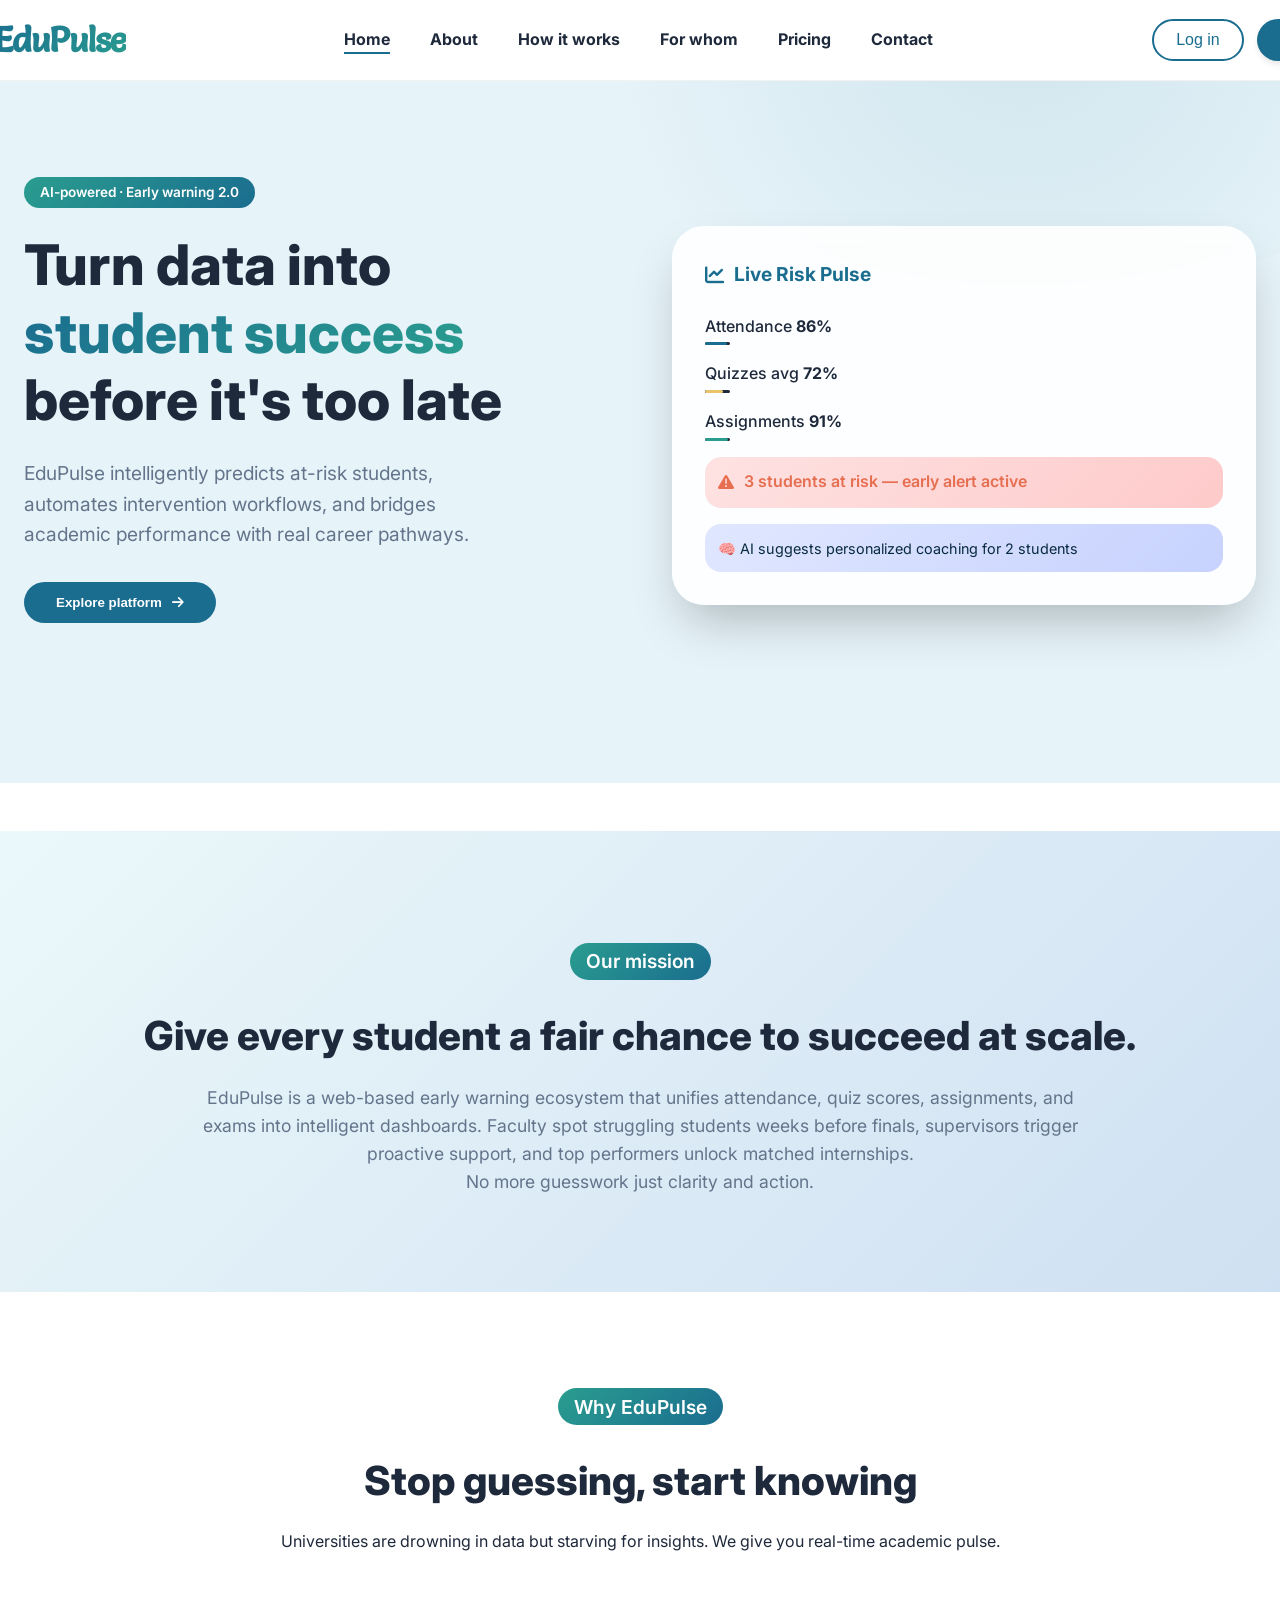
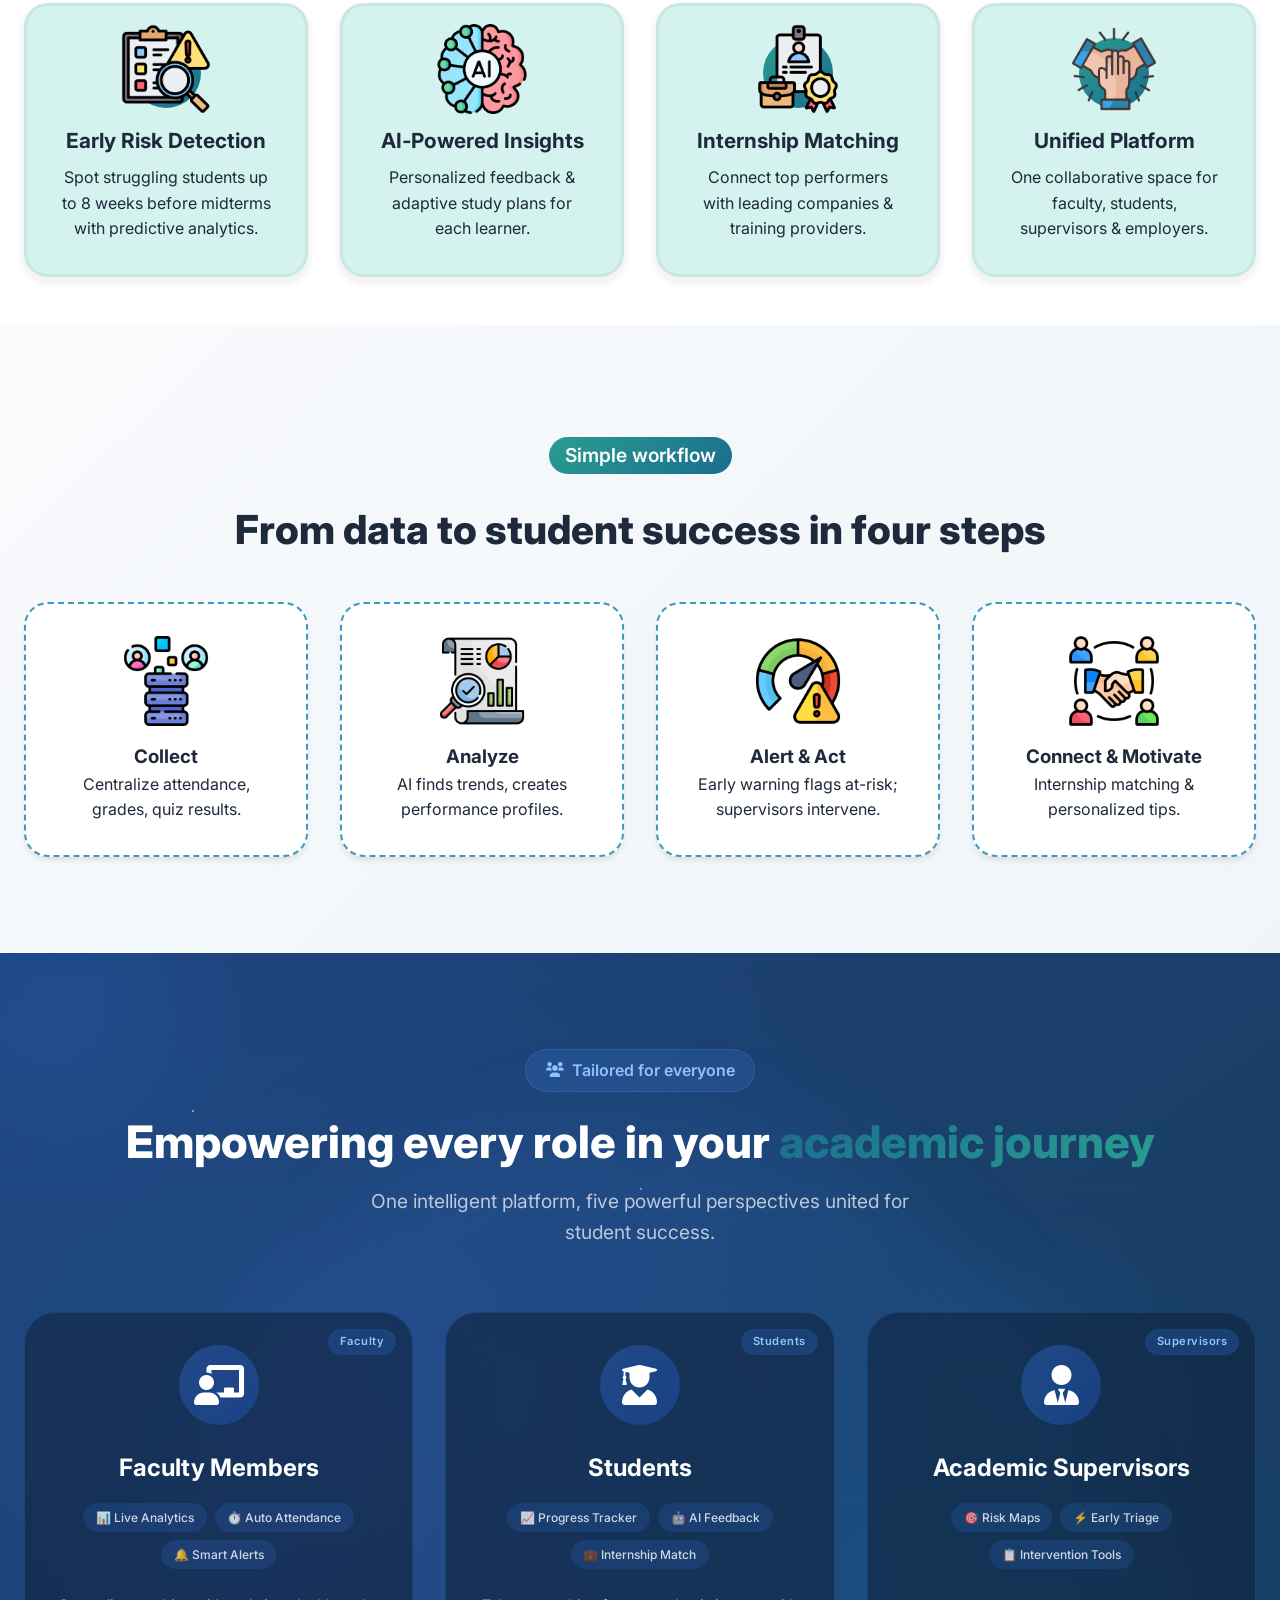
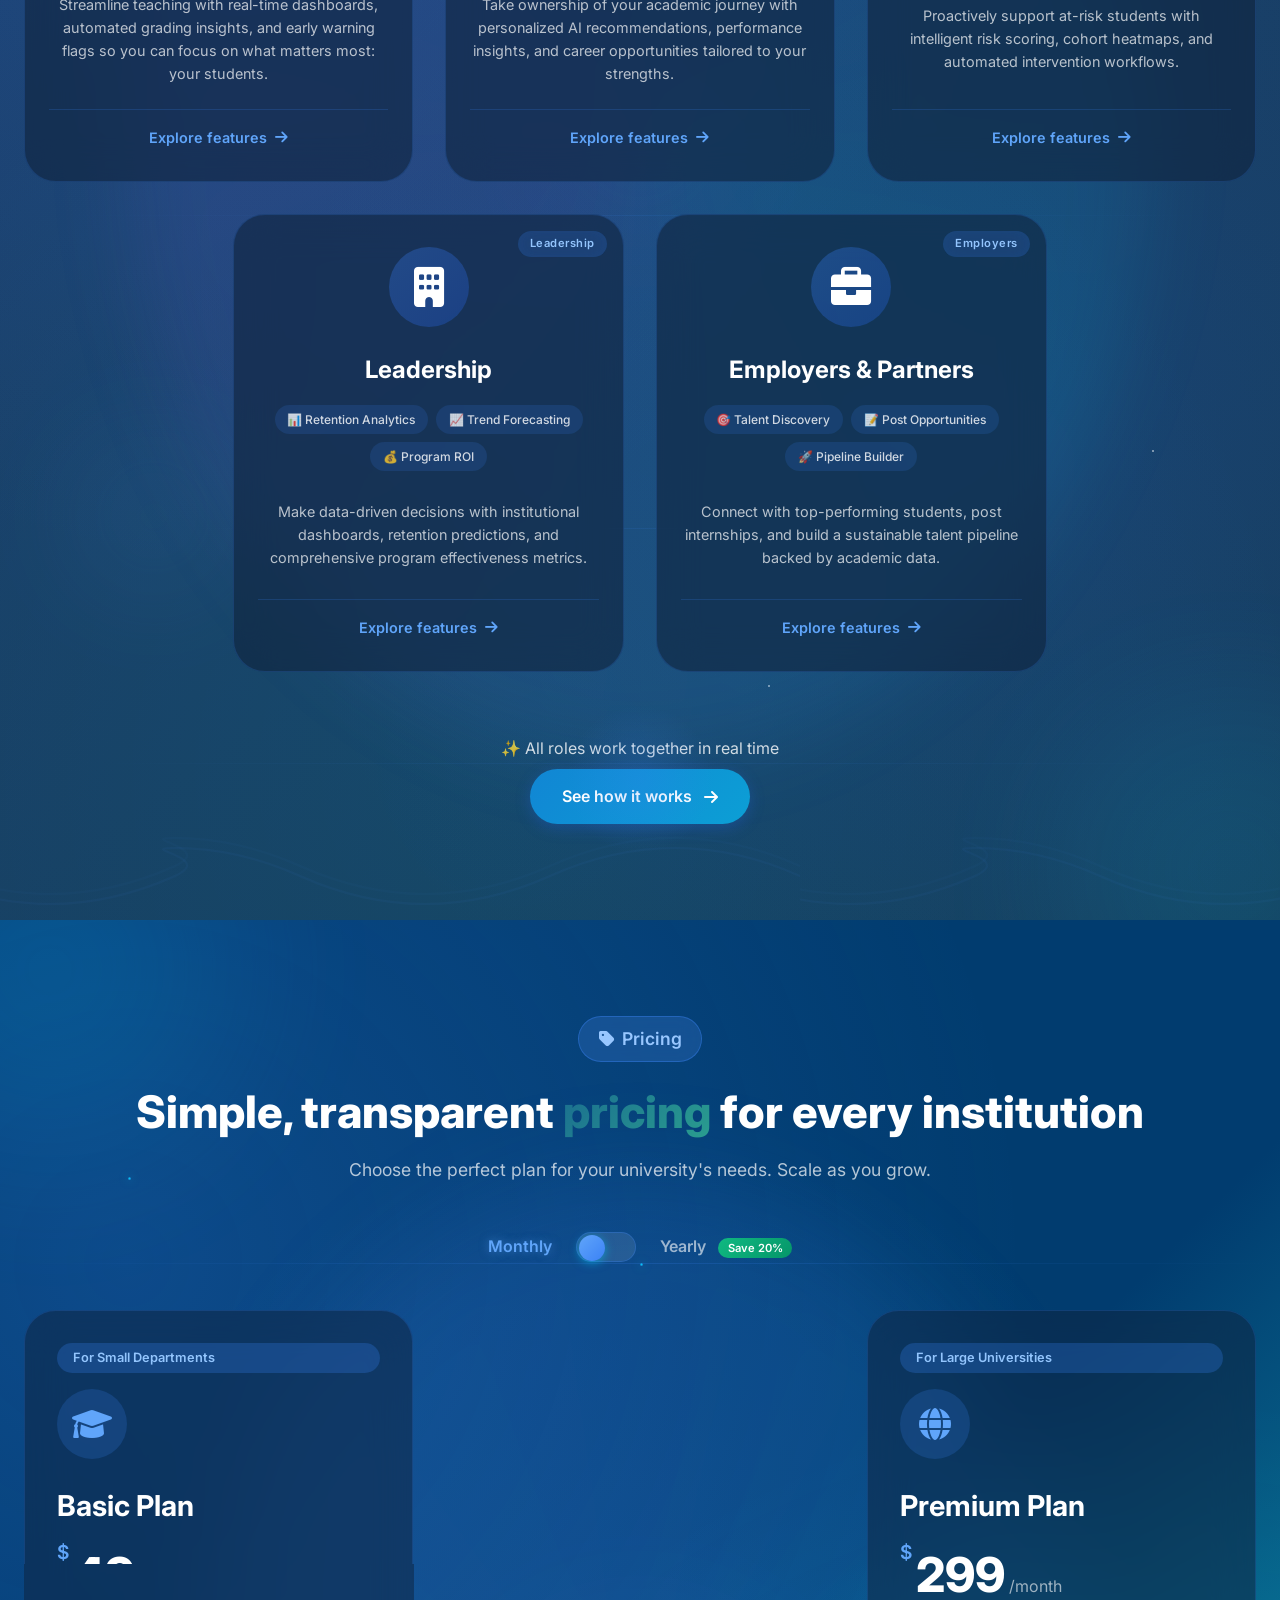
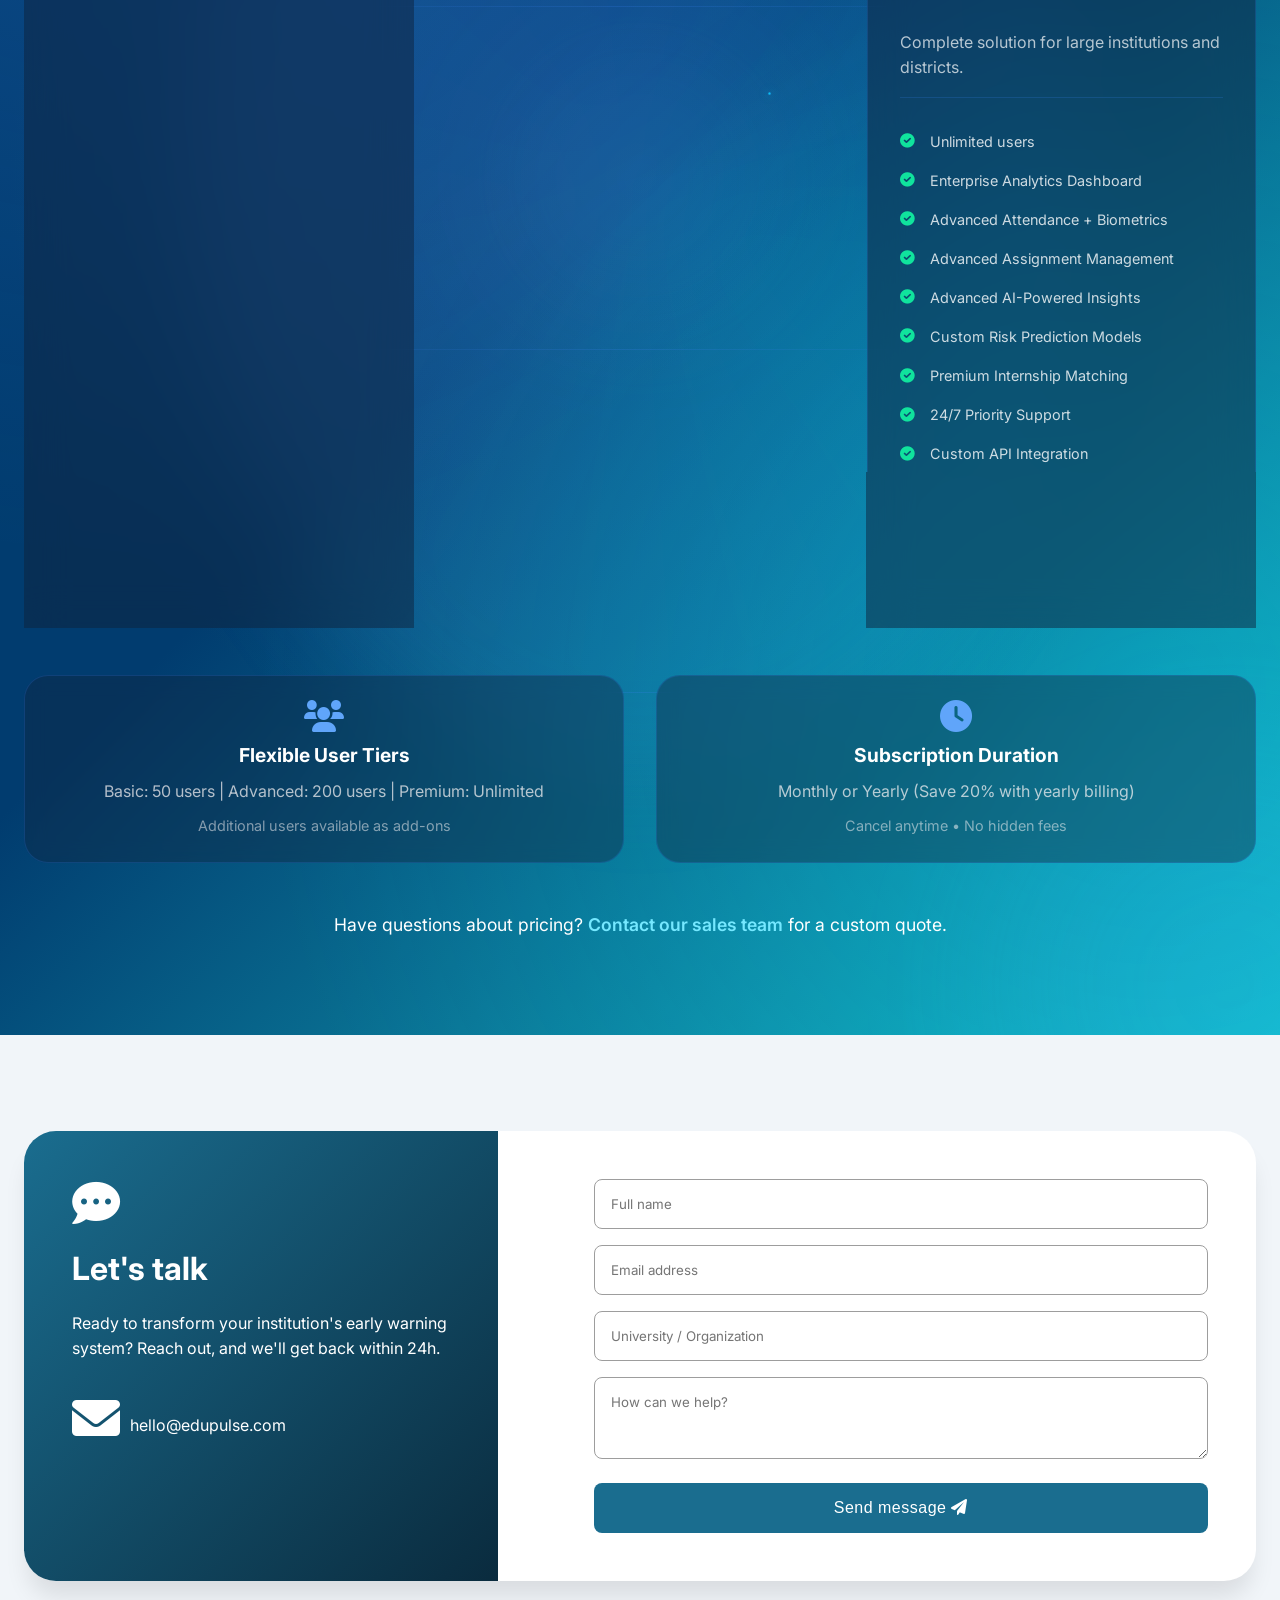
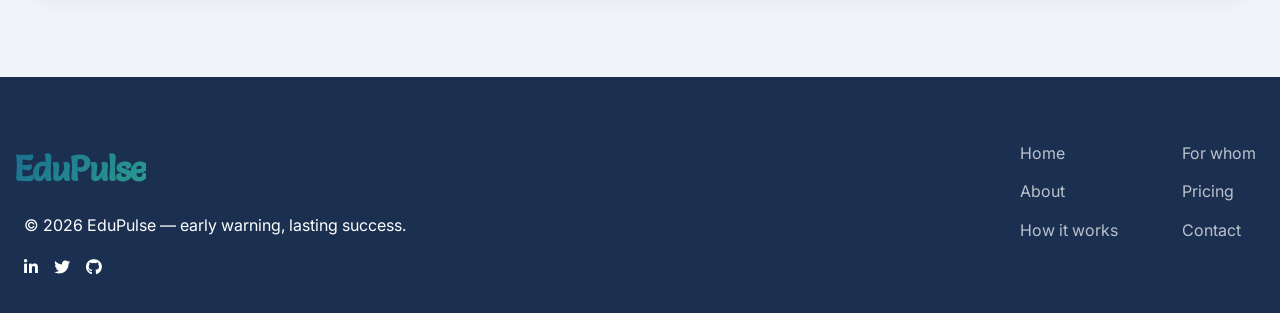
<file: index.html>
<!DOCTYPE html>
<html lang="en">
<head>
  <meta charset="UTF-8">
  <meta name="viewport" content="width=device-width, initial-scale=1.0, viewport-fit=cover">
  <title>EduPulse | Intelligent Academic Early Warning System</title>
  <!-- Google Fonts + Font Awesome -->
  <link href="https://fonts.googleapis.com/css2?family=Inter:opsz,wght@14..32,300;14..32,400;14..32,500;14..32,600;14..32,700;14..32,800&family=Space+Grotesk:wght@400;500;600;700&display=swap" rel="stylesheet">
  <link rel="stylesheet" href="https://cdnjs.cloudflare.com/ajax/libs/font-awesome/6.0.0-beta3/css/all.min.css">
  <link rel="preconnect" href="https://fonts.googleapis.com">
  <link rel="preconnect" href="https://fonts.gstatic.com" crossorigin>
  <link href="https://fonts.googleapis.com/css2?family=Salsa&display=swap" rel="stylesheet">
  <link rel="stylesheet" href="style.css">
</head>
<body>

  <!-- Sticky Navigation -->
  <nav class="navbar" id="navbar">
    <div class="container nav-container">
      <div class="logo-wrapper">
        <img class="logo-icon" src="/images/educational-idea.png" alt="EduPulse Logo" width="80" height="70">
        <span class="logo">EduPulse</span>
      </div>
      <ul class="nav-menu" id="nav-menu">
        <li><a href="#home" class="nav-link">Home</a></li>
        <li><a href="#about" class="nav-link">About</a></li>
        <li><a href="#how-it-works" class="nav-link">How it works</a></li>
        <li><a href="#for-whom" class="nav-link">For whom</a></li>
        <li><a href="#pricing" class="nav-link">Pricing</a></li>
        <li><a href="#contact" class="nav-link">Contact</a></li>
        <li class="mobile-buttons">
          <button class="btn-outline" onclick="window.location.href='login.html'">Log in</button>
          <button class="btn-primary" onclick="window.location.href='signup.html'">Sign up</button>
        </li>
      </ul>

      <div class="nav-buttons desktop-only">
        <button class="btn-outline" onclick="window.location.href='login.html'">Log in</button>
        <button class="btn-primary" onclick="window.location.href='signup.html'">Sign up</button>
      </div>
      <div class="hamburger" id="hamburger">
        <span class="bar"></span>
        <span class="bar"></span>
        <span class="bar"></span>
      </div>
    </div>
  </nav>

  <main>
    <!-- Hero Section -->
    <section id="home" class="hero">
      <div class="hero-bg-glow"></div>
      <div class="container hero-container">
        <div class="hero-text">
          <div class="badge">AI-powered · Early warning 2.0</div>
          <h1>Turn data into <span class="gradient-text">student success</span><br>before it's too late</h1>
          <p>EduPulse intelligently predicts at-risk students, automates intervention workflows, and bridges academic performance with real career pathways.</p>
          <div class="hero-buttons">
            <button class="h-btn-primary" onclick="scrollToHowitworks()">Explore platform <i class="fas fa-arrow-right"></i></button>
          </div>
        </div>
        <div class="hero-image">
          <div class="dashboard-preview glass-panel">
            <div class="preview-header"><i class="fas fa-chart-line"></i> Live Risk Pulse</div>
            <div class="stat-item"><span>Attendance</span> <strong>86%</strong><div class="bar"><div class="bar-fill w86"></div></div></div>
            <div class="stat-item"><span>Quizzes avg</span> <strong>72%</strong><div class="bar"><div class="bar-fill w72 warning"></div></div></div>
            <div class="stat-item"><span>Assignments</span> <strong>91%</strong><div class="bar"><div class="bar-fill w91 success"></div></div></div>
            <div class="alert-badge"><i class="fas fa-exclamation-triangle"></i> 3 students at risk — early alert active</div>
            <div class="mini-ai">🧠 AI suggests personalized coaching for 2 students</div>
          </div>
        </div>
      </div>
    </section>

    <!-- About Section -->
    <section id="about" class="section about-modern">
      <div class="container">
        <div class="about-inner">
          <span class="section-tag">Our mission</span>
          <h2 class="section-title">Give every student a fair chance to succeed at scale.</h2>
          <p class="section-sub">EduPulse is a web-based early warning ecosystem that unifies attendance, quiz scores, assignments, and exams into intelligent dashboards. Faculty spot struggling students weeks before finals, supervisors trigger proactive support, and top performers unlock matched internships.<br> No more guesswork just clarity and action.</p>
        </div>
      </div>
    </section>

    <!-- Value Props Section -->
    <section class="v-section">
      <div class="container">
        <div class="v-header">
          <span class="section-tag">Why EduPulse</span>
          <h2 class="section-title">Stop guessing, start knowing</h2>
          <p class="v-section-sub">Universities are drowning in data but starving for insights. We give you real-time academic pulse.</p>
        </div>
        <div class="value-props">
          <div class="vp-item"><div class="vp-icon"><img src='\images\investigation (1).png' alt="Risk Assessment" style="width:90px; margin-bottom:0.5rem;"></div><h3>Early Risk Detection</h3><p>Spot struggling students up to 8 weeks before midterms with predictive analytics.</p></div>
          <div class="vp-item"><div class="vp-icon"><img src='\images\ai.png' alt="AI Insights" style="width:90px; margin-bottom:0.5rem;"></div><h3>AI‑Powered Insights</h3><p>Personalized feedback & adaptive study plans for each learner.</p></div>
          <div class="vp-item"><div class="vp-icon"><img src='\images\best-employee.png' alt="Best Employee" style="width:90px; margin-bottom:0.5rem;"></div><h3>Internship Matching</h3><p>Connect top performers with leading companies & training providers.</p></div>
          <div class="vp-item"><div class="vp-icon"><img src='\images\unified (1).png' alt="Unified Platform" style="width:90px; margin-bottom:0.5rem;"></div><h3>Unified Platform</h3><p>One collaborative space for faculty, students, supervisors & employers.</p></div>
        </div>
      </div>
    </section>

    <!-- How it works (interactive steps) -->
    <section id="how-it-works" class="section steps-section">
      <div class="container">
        <span class="section-tag">Simple workflow</span>
        <h2 class="section-title">From data to student success in four steps</h2>
        <div class="steps-container">
          <div class="step"><img src='\images\data-collection.png' alt="Collect icon" style="width:90px; margin-bottom:0.5rem;"><h3>Collect</h3><p>Centralize attendance, grades, quiz results.</p></div>
          <div class="step"><img src='\images\data-chart.png' alt="Analyze icon" style="width:90px; margin-bottom:0.5rem;"><h3>Analyze</h3><p>AI finds trends, creates performance profiles.</p></div>
          <div class="step"><img src='\images\risk.png' alt="Alert icon" style="width:90px; margin-bottom:0.5rem;"><h3>Alert & Act</h3><p>Early warning flags at-risk; supervisors intervene.</p></div>
          <div class="step"><img src='\images\community-building.png' alt="Connect icon" style="width:90px; margin-bottom:0.5rem;"><h3>Connect & Motivate</h3><p>Internship matching & personalized tips.</p></div>
        </div>
      </div>
    
    </section>

    
    <!-- For Whom Section -->
    <section id="for-whom" class="section for-whom-section">
      <div class="orb-1"></div>
      <div class="orb-2"></div>
      <div class="orb-3"></div>
      <div class="orb-4"></div>
      <div class="orb-5"></div>
      
      <div class="grid-lines">
        <div class="grid-line"></div>
        <div class="grid-line"></div>
        <div class="grid-line"></div>
        <div class="grid-line"></div>
        <div class="grid-line"></div>
      </div>
      
      <div class="stars">
        <div class="star" style="top: 10%; left: 15%; animation-delay: 0s;"></div>
        <div class="star" style="top: 25%; left: 85%; animation-delay: 0.5s;"></div>
        <div class="star" style="top: 45%; left: 10%; animation-delay: 1s;"></div>
        <div class="star" style="top: 60%; left: 75%; animation-delay: 1.5s;"></div>
        <div class="star" style="top: 80%; left: 30%; animation-delay: 2s;"></div>
        <div class="star" style="top: 15%; left: 50%; animation-delay: 2.5s;"></div>
        <div class="star" style="top: 70%; left: 90%; animation-delay: 3s;"></div>
        <div class="star" style="top: 35%; left: 25%; animation-delay: 3.5s;"></div>
        <div class="star" style="top: 85%; left: 60%; animation-delay: 4s;"></div>
        <div class="star" style="top: 50%; left: 45%; animation-delay: 4.5s;"></div>
      </div>
      
      <div class="waves">
        <div class="wave"></div>
        <div class="wave"></div>
      </div>
      
      <div class="gradient-rotate"></div>
      <div class="container">
        <div class="fw-header">
          <span class="section-tag-for">
            <i class="fas fa-users"></i> Tailored for everyone
          </span>
          <h2 class="section-title-for">Empowering every role in your <span class="gradient-text">academic journey</span></h2>
          <p class="fw-subtitle">One intelligent platform, five powerful perspectives united for student success.</p>
        </div>
        
        <div class="persona-showcase">
          <div class="persona-row row-3">
            <div class="persona-card-wrapper">
              <div class="persona-card premium-card">
                <div class="card-badge">Faculty</div>
                <div class="card-icon-wrapper">
                  <div class="card-icon-bg"></div>
                  <i class="fas fa-chalkboard-user"></i>
                </div>
                <h4>Faculty Members</h4>
                <div class="card-features">
                  <span>📊 Live Analytics</span>
                  <span>⏱️ Auto Attendance</span>
                  <span>🔔 Smart Alerts</span>
                </div>
                <p>Streamline teaching with real-time dashboards, automated grading insights, and early warning flags so you can focus on what matters most: your students.</p>
                <div class="card-footer">
                  <span>Explore features</span>
                  <i class="fas fa-arrow-right"></i>
                </div>
              </div>
            </div>

            <div class="persona-card-wrapper">
              <div class="persona-card premium-card">
                <div class="card-badge">Students</div>
                <div class="card-icon-wrapper">
                  <div class="card-icon-bg"></div>
                  <i class="fas fa-user-graduate"></i>
                </div>
                <h4>Students</h4>
                <div class="card-features">
                  <span>📈 Progress Tracker</span>
                  <span>🤖 AI Feedback</span>
                  <span>💼 Internship Match</span>
                </div>
                <p>Take ownership of your academic journey with personalized AI recommendations, performance insights, and career opportunities tailored to your strengths.</p>
                <div class="card-footer">
                  <span>Explore features</span>
                  <i class="fas fa-arrow-right"></i>
                </div>
              </div>
            </div>

            <div class="persona-card-wrapper">
              <div class="persona-card premium-card">
                <div class="card-badge">Supervisors</div>
                <div class="card-icon-wrapper">
                  <div class="card-icon-bg"></div>
                  <i class="fas fa-user-tie"></i>
                </div>
                <h4>Academic Supervisors</h4>
                <div class="card-features">
                  <span>🎯 Risk Maps</span>
                  <span>⚡ Early Triage</span>
                  <span>📋 Intervention Tools</span>
                </div>
                <p>Proactively support at-risk students with intelligent risk scoring, cohort heatmaps, and automated intervention workflows.</p>
                <div class="card-footer">
                  <span>Explore features</span>
                  <i class="fas fa-arrow-right"></i>
                </div>
              </div>
            </div>
          </div>

          <div class="persona-row row-2">
            <div class="persona-card-wrapper">
              <div class="persona-card premium-card">
                <div class="card-badge">Leadership</div>
                <div class="card-icon-wrapper">
                  <div class="card-icon-bg"></div>
                  <i class="fas fa-building"></i>
                </div>
                <h4>Leadership</h4>
                <div class="card-features">
                  <span>📊 Retention Analytics</span>
                  <span>📈 Trend Forecasting</span>
                  <span>💰 Program ROI</span>
                </div>
                <p>Make data-driven decisions with institutional dashboards, retention predictions, and comprehensive program effectiveness metrics.</p>
                <div class="card-footer">
                  <span>Explore features</span>
                  <i class="fas fa-arrow-right"></i>
                </div>
              </div>
            </div>

            <div class="persona-card-wrapper">
              <div class="persona-card premium-card">
                <div class="card-badge">Employers</div>
                <div class="card-icon-wrapper">
                  <div class="card-icon-bg"></div>
                  <i class="fas fa-briefcase"></i>
                </div>
                <h4>Employers & Partners</h4>
                <div class="card-features">
                  <span>🎯 Talent Discovery</span>
                  <span>📝 Post Opportunities</span>
                  <span>🚀 Pipeline Builder</span>
                </div>
                <p>Connect with top-performing students, post internships, and build a sustainable talent pipeline backed by academic data.</p>
                <div class="card-footer">
                  <span>Explore features</span>
                  <i class="fas fa-arrow-right"></i>
                </div>
              </div>
            </div>
          </div>
        </div>

        <div class="persona-cta">
          <div class="cta-pulse"></div>
          <p>✨ All roles work together in real time</p>
          <a href="#contact" class="cta-link">See how it works <i class="fas fa-arrow-right"></i></a>
        </div>
      </div>
    </section>

    <!-- Pricing Section -->
    <section id="pricing" class="section pricing-section">
      <div class="pricing-orb-1"></div>
      <div class="pricing-orb-2"></div>
      <div class="pricing-orb-3"></div>
      <div class="pricing-grid-lines">
        <div class="pricing-grid-line"></div>
        <div class="pricing-grid-line"></div>
        <div class="pricing-grid-line"></div>
        <div class="pricing-grid-line"></div>
      </div>
      <div class="pricing-stars">
        <div class="pricing-star" style="top: 15%; left: 10%; animation-delay: 0s;"></div>
        <div class="pricing-star" style="top: 30%; left: 85%; animation-delay: 0.5s;"></div>
        <div class="pricing-star" style="top: 50%; left: 20%; animation-delay: 1s;"></div>
        <div class="pricing-star" style="top: 70%; left: 75%; animation-delay: 1.5s;"></div>
        <div class="pricing-star" style="top: 85%; left: 40%; animation-delay: 2s;"></div>
        <div class="pricing-star" style="top: 20%; left: 50%; animation-delay: 2.5s;"></div>
        <div class="pricing-star" style="top: 60%; left: 90%; animation-delay: 3s;"></div>
        <div class="pricing-star" style="top: 45%; left: 60%; animation-delay: 3.5s;"></div>
      </div>
      <div class="pricing-gradient-rotate"></div>
      <div class="container">
        <div class="pricing-header">
          <span class="section-tag-pricing">
            <i class="fas fa-tag"></i> Pricing
          </span>
          <h2 class="section-title-pricing">Simple, transparent <span class="gradient-text">pricing</span> for every institution</h2>
          <p class="pricing-subtitle">Choose the perfect plan for your university's needs. Scale as you grow.</p>
        </div>

        <div class="billing-toggle">
          <span class="toggle-label monthly-label active">Monthly</span>
          <div class="toggle-switch" id="billingToggle">
            <div class="toggle-slider"></div>
          </div>
          <span class="toggle-label yearly-label">Yearly <span class="save-badge">Save 20%</span></span>
        </div>

        <div class="pricing-grid">
          <div class="pricing-card" data-plan="basic">
            <div class="plan-badge">For Small Departments</div>
            <div class="plan-icon"><i class="fas fa-graduation-cap"></i></div>
            <h3 class="plan-name">Basic Plan</h3>
            <div class="plan-price">
              <span class="currency">$</span>
              <span class="price monthly-price">49</span>
              <span class="price yearly-price hidden">39</span>
              <span class="period">/month</span>
            </div>
            <p class="plan-description">Perfect for small departments and individual faculties.</p>
            <div class="plan-features">
              <div class="feature-item"><i class="fas fa-check-circle"></i><span>Up to 50 users</span></div>
              <div class="feature-item"><i class="fas fa-check-circle"></i><span>Basic Analytics Dashboard</span></div>
              <div class="feature-item"><i class="fas fa-check-circle"></i><span>Attendance Tracking</span></div>
              <div class="feature-item"><i class="fas fa-check-circle"></i><span>Quiz & Assignment Management</span></div>
              <div class="feature-item"><i class="fas fa-check-circle"></i><span>Email Support</span></div>
              <div class="feature-item disabled"><i class="fas fa-times-circle"></i><span>AI-Powered Insights</span></div>
              <div class="feature-item disabled"><i class="fas fa-times-circle"></i><span>Internship Matching</span></div>
              <div class="feature-item disabled"><i class="fas fa-times-circle"></i><span>Priority Support</span></div>
            </div>
            <button class="plan-btn" onclick="selectPlan('basic')">Get Started <i class="fas fa-arrow-right"></i></button>
          </div>

          <div class="pricing-card popular" data-plan="advanced">
            <div class="popular-badge"><i class="fas fa-star"></i> Most Popular</div>
            <div class="plan-badge">For Medium Institutions</div>
            <div class="plan-icon"><i class="fas fa-university"></i></div>
            <h3 class="plan-name">Advanced Plan</h3>
            <div class="plan-price">
              <span class="currency">$</span>
              <span class="price monthly-price">149</span>
              <span class="price yearly-price hidden">119</span>
              <span class="period">/month</span>
            </div>
            <p class="plan-description">Ideal for medium-sized universities and colleges.</p>
            <div class="plan-features">
              <div class="feature-item"><i class="fas fa-check-circle"></i><span>Up to 200 users</span></div>
              <div class="feature-item"><i class="fas fa-check-circle"></i><span>Advanced Analytics Dashboard</span></div>
              <div class="feature-item"><i class="fas fa-check-circle"></i><span>Attendance Tracking + Reports</span></div>
              <div class="feature-item"><i class="fas fa-check-circle"></i><span>Quiz & Assignment Management</span></div>
              <div class="feature-item"><i class="fas fa-check-circle"></i><span>AI-Powered Early Warning System</span></div>
              <div class="feature-item"><i class="fas fa-check-circle"></i><span>Risk Prediction Models</span></div>
              <div class="feature-item"><i class="fas fa-check-circle"></i><span>Internship Matching</span></div>
              <div class="feature-item"><i class="fas fa-check-circle"></i><span>Email & Chat Support</span></div>
            </div>
            <button class="plan-btn" onclick="selectPlan('advanced')">Get Started <i class="fas fa-arrow-right"></i></button>
          </div>

          <div class="pricing-card" data-plan="premium">
            <div class="plan-badge">For Large Universities</div>
            <div class="plan-icon"><i class="fas fa-globe"></i></div>
            <h3 class="plan-name">Premium Plan</h3>
            <div class="plan-price">
              <span class="currency">$</span>
              <span class="price monthly-price">299</span>
              <span class="price yearly-price hidden">239</span>
              <span class="period">/month</span>
            </div>
            <p class="plan-description">Complete solution for large institutions and districts.</p>
            <div class="plan-features">
              <div class="feature-item"><i class="fas fa-check-circle"></i><span>Unlimited users</span></div>
              <div class="feature-item"><i class="fas fa-check-circle"></i><span>Enterprise Analytics Dashboard</span></div>
              <div class="feature-item"><i class="fas fa-check-circle"></i><span>Advanced Attendance + Biometrics</span></div>
              <div class="feature-item"><i class="fas fa-check-circle"></i><span>Advanced Assignment Management</span></div>
              <div class="feature-item"><i class="fas fa-check-circle"></i><span>Advanced AI-Powered Insights</span></div>
              <div class="feature-item"><i class="fas fa-check-circle"></i><span>Custom Risk Prediction Models</span></div>
              <div class="feature-item"><i class="fas fa-check-circle"></i><span>Premium Internship Matching</span></div>
              <div class="feature-item"><i class="fas fa-check-circle"></i><span>24/7 Priority Support</span></div>
              <div class="feature-item"><i class="fas fa-check-circle"></i><span>Custom API Integration</span></div>
              <div class="feature-item"><i class="fas fa-check-circle"></i><span>Dedicated Account Manager</span></div>
            </div>
            <button class="plan-btn" onclick="selectPlan('premium')">Contact Sales <i class="fas fa-arrow-right"></i></button>
          </div>
        </div>

        <div class="user-tier-info">
          <div class="info-card"><i class="fas fa-users"></i><h4>Flexible User Tiers</h4><p>Basic: 50 users | Advanced: 200 users | Premium: Unlimited</p><span class="info-note">Additional users available as add-ons</span></div>
          <div class="info-card"><i class="fas fa-clock"></i><h4>Subscription Duration</h4><p>Monthly or Yearly (Save 20% with yearly billing)</p><span class="info-note">Cancel anytime • No hidden fees</span></div>
        </div>

        <div class="pricing-faq"><p>Have questions about pricing? <a href="#contact">Contact our sales team</a> for a custom quote.</p></div>
      </div>
      <!-- Toast container -->
      <div id="toast" class="toast-notification" style="display: none;">✨ Message sent! We'll reply soon.</div>  
    </section>

    <!-- Contact Section -->
    <section id="contact" class="section contact-modern">
      <div class="container">
        <div class="contact-card">
          <div class="contact-left">
            <i class="fas fa-comment-dots"></i>
            <h3>Let's talk</h3>
            <p>Ready to transform your institution's early warning system? Reach out, and we'll get back within 24h.</p>
            <div class="contact-info"><i class="fas fa-envelope"></i> hello@edupulse.com</div>
          </div>
          <div class="contact-right">
            <input type="text" placeholder="Full name" id="contactName">
            <input type="email" placeholder="Email address" id="contactEmail">
            <input type="text" placeholder="University / Organization" id="contactOrg">
            <textarea rows="3" placeholder="How can we help?" id="contactMsg"></textarea>
            <button onclick="handleContactSubmit()">Send message <i class="fas fa-paper-plane"></i></button>
          </div>
        </div>
      </div>
    </section>
  </main>

  <!-- Footer -->
  <footer class="footer">
    <div class="container footer-container">
      <div class="footer-brand">
        <span class="logo">EduPulse</span>
        <p>© 2026 EduPulse — early warning, lasting success.</p>
        <div class="social-icons"><a href="#"><i class="fab fa-linkedin-in"></i></a><a href="#"><i class="fab fa-twitter"></i></a><a href="#"><i class="fab fa-github"></i></a></div>
      </div>
      <div class="footer-links">
        <div><a href="#home">Home</a><a href="#about">About</a><a href="#how-it-works">How it works</a></div>
        <div><a href="#for-whom">For whom</a><a href="#pricing">Pricing</a><a href="#contact">Contact</a></div>
      </div>
    </div>
  </footer>

  <div id="toast" class="toast-notification">✨ Message sent! We'll reply soon.</div>

  <script src="script.js"></script>
</body>
</html>
</file>
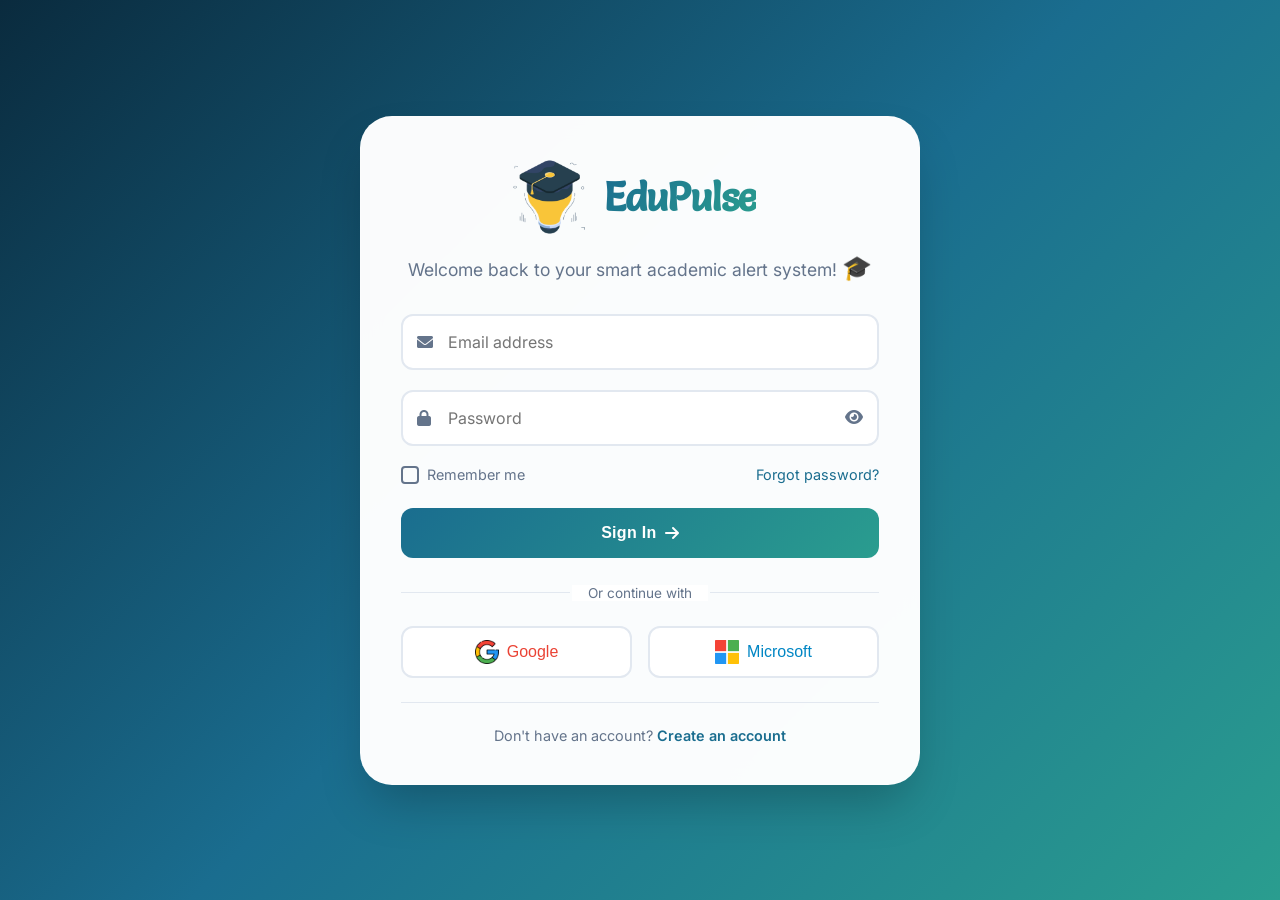
<file: login.html>
<!DOCTYPE html>
<html lang="en">
<head>
    <meta charset="UTF-8">
    <meta name="viewport" content="width=device-width, initial-scale=1.0">
    <title>Login | EduPulse</title>
    <link rel="stylesheet" href="login.css">
    <link href="https://fonts.googleapis.com/css2?family=Inter:opsz,wght@14..32,300;14..32,400;14..32,500;14..32,600;14..32,700;14..32,800&family=Space+Grotesk:wght@400;500;600;700&display=swap" rel="stylesheet">
    <link rel="stylesheet" href="https://cdnjs.cloudflare.com/ajax/libs/font-awesome/6.0.0-beta3/css/all.min.css">
    <link rel="preconnect" href="https://fonts.googleapis.com">
    <link rel="preconnect" href="https://fonts.gstatic.com" crossorigin>
    <link href="https://fonts.googleapis.com/css2?family=Salsa&display=swap" rel="stylesheet">

</head>
<body>
    <div class="login-container">
        
        <div class="login-card">
            <!-- Logo Section -->
            <div class="login-header">
                <div class="logo-wrapper">
                    <img class="logo-icon" src="\images\educational-idea.png" alt="EduPulse Logo" width="90" height="80">
                    <span class="logo-text">EduPulse</span>
                </div>
                <p class="tagline">Welcome back to your smart academic alert system! <span class="emoji">🎓</span></p>
            </div>

            <!-- Login Form -->
            <form class="login-form" id="loginForm">
                <div class="input-group">
                    <div class="input-icon">
                        <i class="fas fa-envelope"></i>
                    </div>
                    <input type="email" id="email" placeholder="Email address" required>
                </div>

                <div class="input-group">
                    <div class="input-icon">
                        <i class="fas fa-lock"></i>
                    </div>
                    <input type="password" id="password" placeholder="Password" required>
                    <button type="button" class="toggle-password" onclick="togglePassword()">
                        <i class="fas fa-eye" id="toggleIcon"></i>
                    </button>
                </div>

                <div class="form-options">
                    <label class="checkbox-label">
                        <input type="checkbox" id="remember">
                        <span class="checkmark"></span>
                        Remember me
                    </label>
                    <a href="#" class="forgot-link" onclick="showForgotPassword()">Forgot password?</a>
                </div>

                <button type="submit" class="login-btn" onclick="handleLogin(event)">
                    <span>Sign In</span>
                    <i class="fas fa-arrow-right"></i>
                </button>
            </form>

            <!-- Divider -->
            <div class="divider">
                <span>Or continue with</span>
            </div>

            <!-- Social Login -->
            <div class="social-login">
                <button class="social-btn google" onclick="socialLogin('google')">
                    <img src="\images\google-symbol.png" alt="Google" width="24" height="24">
                    Google
                </button>
                <button class="social-btn microsoft" onclick="socialLogin('microsoft')">
                    <img src="\images\microsoft.png" alt="Microsoft" width="24" height="24">
                    Microsoft
                </button>
            </div>

            <!-- Sign Up Link -->
            <div class="signup-redirect">
                <p>Don't have an account? <a href="signup.html">Create an account</a></p>
            </div>
        </div>
    </div>

    <!-- Toast Notification -->
    <div id="toast" class="toast-notification"></div>

    <script src="login.js"></script>
</body>
</html>
</file>
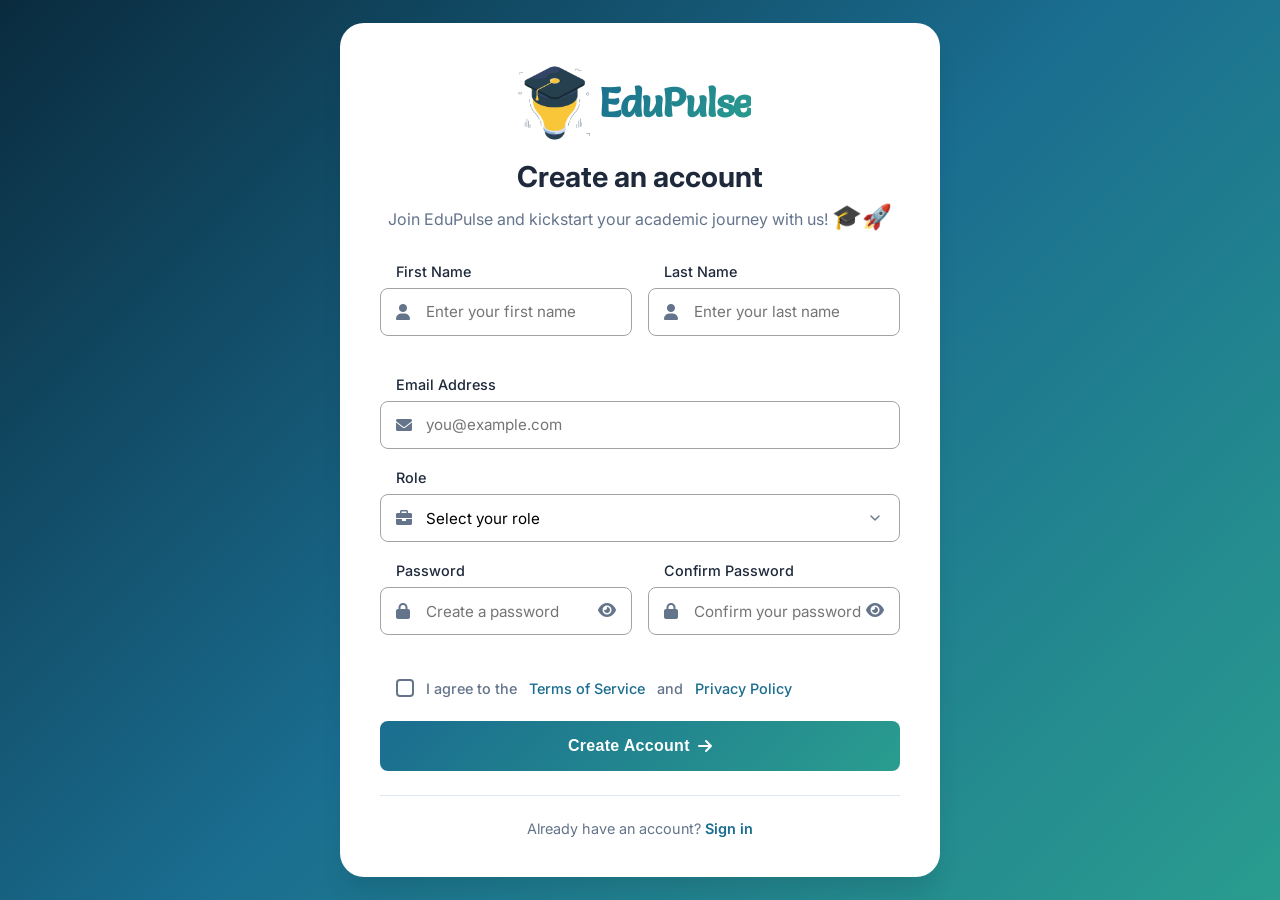
<file: signup.html>
<!DOCTYPE html>
<html lang="en">
<head>
    <meta charset="UTF-8">
    <meta name="viewport" content="width=device-width, initial-scale=1.0">
    <title>Sign Up | EduPulse</title>
    <link rel="stylesheet" href="signup.css">
    <link href="https://fonts.googleapis.com/css2?family=Inter:opsz,wght@14..32,300;14..32,400;14..32,500;14..32,600;14..32,700;14..32,800&family=Space+Grotesk:wght@400;500;600;700&display=swap" rel="stylesheet">
    <link rel="stylesheet" href="https://cdnjs.cloudflare.com/ajax/libs/font-awesome/6.0.0-beta3/css/all.min.css">
    <link rel="preconnect" href="https://fonts.googleapis.com">
    <link rel="preconnect" href="https://fonts.gstatic.com" crossorigin>
    <link href="https://fonts.googleapis.com/css2?family=Salsa&display=swap" rel="stylesheet">
</head>
<body>
    <div class="signup-container">
        <div class="signup-card">
            <!-- Header -->
            <div class="signup-header">
                <div class="logo-wrapper">
                    <img class="logo-icon" src="/images/educational-idea.png" alt="EduPulse Logo" width="90" height="80" onerror="this.style.display='none'">
                    <span class="logo-text">EduPulse</span>
                </div>
                <h2>Create an account</h2>
                <p class="subtitle">Join EduPulse and kickstart your academic journey with us! <span style="font-size: 1.5rem;">🎓🚀</span></p>
            </div>

            <!-- Sign Up Form -->
            <form class="signup-form" id="signupForm">
                <div class="form-row">
                    <div class="input-group half">
                        <label for="firstName">First Name</label>
                        <div class="input-wrapper">
                            <i class="fas fa-user input-icon"></i>
                            <input type="text" id="firstName" placeholder="Enter your first name">
                        </div>
                    </div>

                    <div class="input-group half">
                        <label for="lastName">Last Name</label>
                        <div class="input-wrapper">
                            <i class="fas fa-user input-icon"></i>
                            <input type="text" id="lastName" placeholder="Enter your last name">
                        </div>
                    </div>
                </div>

                <div class="input-group full">
                    <label for="email">Email Address</label>
                    <div class="input-wrapper">
                        <i class="fas fa-envelope input-icon"></i>
                        <input type="email" id="email" placeholder="you@example.com">
                    </div>
                </div>

                <!-- Institution field - visible only for Faculty Member role -->
                <div class="input-group full" id="institutionGroup" style="display: none;">
                    <label for="institution">Institution / Organization</label>
                    <div class="input-wrapper">
                        <i class="fas fa-building input-icon"></i>
                        <input type="text" id="institution" placeholder="University, College, or Organization">
                    </div>
                </div>

                <div class="input-group full">
                    <label for="role">Role</label>
                    <div class="input-wrapper">
                        <i class="fas fa-briefcase input-icon"></i>
                        <select id="role">
                            <option value="">Select your role</option>
                            <option value="faculty">Faculty Member</option>
                            <option value="student">Student</option>
                            <option value="supervisor">Academic Supervisor</option>
                            <option value="provider">Training Provider</option>
                        </select>
                    </div>
                </div>

                <!-- Dynamic Fields Container for Student or Training Provider specific fields -->
                <div id="dynamicFieldsContainer" class="dynamic-fields-container"></div>

                <div class="form-row">
                    <div class="input-group half">
                        <label for="password">Password</label>
                        <div class="input-wrapper">
                            <i class="fas fa-lock input-icon"></i>
                            <input type="password" id="password" placeholder="Create a password">
                            <button type="button" class="toggle-password" onclick="togglePassword('password', 'toggleIcon1')">
                                <i class="fas fa-eye" id="toggleIcon1"></i>
                            </button>
                        </div>
                    </div>

                    <div class="input-group half">
                        <label for="confirmPassword">Confirm Password</label>
                        <div class="input-wrapper">
                            <i class="fas fa-lock input-icon"></i>
                            <input type="password" id="confirmPassword" placeholder="Confirm your password">
                            <button type="button" class="toggle-password" onclick="togglePassword('confirmPassword', 'toggleIcon2')">
                                <i class="fas fa-eye" id="toggleIcon2"></i>
                            </button>
                        </div>
                    </div>
                </div>

                <div class="terms-section">
                    <label class="checkbox-label">
                        <input type="checkbox" id="terms">
                        <span class="checkmark"></span>
                        I agree to the <a href="#" onclick="showTerms(); return false;">Terms of Service</a> and <a href="#" onclick="showPrivacy(); return false;">Privacy Policy</a>
                    </label>
                </div>

                <button type="submit" class="signup-btn" id="signupBtn">
                    <span>Create Account</span>
                    <i class="fas fa-arrow-right"></i>
                </button>
            </form>

            <!-- Login Link -->
            <div class="login-link">
                <p>Already have an account? <a href="login.html">Sign in</a></p>
            </div>
        </div>
    </div>

    <!-- Toast Notification -->
    <div id="toast" class="toast-notification"></div>

    <script src="signup.js"></script>
</body>
</html>
</file>
<file: style.css>
/* style.css - Modern Redesign for EduPulse */
* {
  margin: 0;
  padding: 0;
  box-sizing: border-box;
}

.salsa-regular {
  font-family: "Salsa", cursive;
  font-weight: 400;
  font-style: normal;
}
 
:root {
  --primary-dark: #0a2b3e;
  --primary: #1a6d8f;
  --primary-light: #2a9d8f;
  --secondary: #e9c46a;
  --accent: #f4a261;
  --danger: #e76f51;
  --dark: #1e293b;
  --gray: #64748b;
  --light-gray: #f1f5f9;
  --white: #ffffff;
  --gradient-1: linear-gradient(135deg, #667eea 0%, #764ba2 100%);
  --gradient-2: linear-gradient(135deg, #f093fb 0%, #f5576c 100%);
  --gradient-3: linear-gradient(135deg, #4facfe 0%, #00f2fe 100%);
  --shadow-sm: 0 1px 2px 0 rgb(0 0 0 / 0.05);
  --shadow-md: 0 4px 6px -1px rgb(0 0 0 / 0.1);
  --shadow-lg: 0 10px 15px -3px rgb(0 0 0 / 0.1);
  --shadow-xl: 0 20px 25px -5px rgb(0 0 0 / 0.1);
  --shadow-2xl: 0 25px 50px -12px rgb(0 0 0 / 0.25);
}

body {
  font-family: 'Inter', 'Space Grotesk', sans-serif;
  color: var(--dark);
  line-height: 1.6;
  overflow-x: hidden;
}

.container {
  max-width: 1280px;
  margin: 0 auto;
  padding: 0 24px;
}

.navbar {
  background: white;
  backdrop-filter: blur(10px);
  border-bottom: 1px solid rgba(0, 0, 0, 0.05);
  box-shadow: var(--shadow-sm);
  position: sticky;
  top: 0;
  z-index: 1000;
  transition: all 0.3s ease;
}

.nav-container {
  display: flex;
  align-items: center;
  justify-content: space-between;
  height: 80px;
  position: relative;
  max-width: 1280px;
  margin: 0 auto;
}

/* Logo on the LEFT side */
.logo-wrapper {
  display: flex;
  align-items: center;
  gap: 10px;
  flex-shrink: 0;
  order: 1;
  margin-left: -110px;
}

.logo-icon {
  font-size: 2rem;
  animation: pulse 2s infinite;
}

.logo {
  font-family: "Salsa", cursive;
  font-size: 2.2rem;
  font-weight: 900;
  letter-spacing: -1px;
  background: linear-gradient(135deg, #1a6d8f, #2a9d8f);
  -webkit-background-clip: text;
  -webkit-text-fill-color: transparent;
  background-clip: text;
  margin-left: -10px;
}

/* Nav links in CENTER */
.nav-menu {
  display: flex;
  list-style: none;
  gap: 2.5rem;
  align-items: center;
  justify-content: center;
  flex: 1;
  margin: 0;
  padding: 0;
  order: 2;
}

.nav-link {
  text-decoration: none;
  font-weight: 700;
  color: var(--dark);
  text-align: center;
  transition: all 0.3s;
  position: relative;
  white-space: nowrap;
}

.nav-link::after {
  content: '';
  position: absolute;
  bottom: -5px;
  left: 0;
  width: 0;
  height: 2px;
  background: var(--primary);
  transition: width 0.3s;
}

.nav-link:hover::after,
.nav-link.active::after {
  width: 100%;
}

.nav-link:hover {
  color: var(--primary);
}

/* Buttons on the RIGHT side */
.nav-buttons {
  display: flex;
  gap: 0.8rem;
  flex-shrink: 0;
  order: 3;
  margin-right: -100px;
}

/* Buttons Styling */
.btn-outline {
  border: 2px solid var(--primary);
  background: transparent;
  padding: 0.6rem 1.4rem;
  border-radius: 50px;
  font-weight: 500;
  font-size: 1rem;
  color: var(--primary);
  cursor: pointer;
  transition: all 0.3s;
  text-align: center;
  display: inline-block;
}

.btn-outline:hover {
  background: var(--primary);
  color: white;
  transform: translateY(-2px);
}

.btn-primary {
  background: var(--primary);
  color: white;
  border: none;
  padding: 0.6rem 1.4rem;
  border-radius: 50px;
  font-weight: 500;
  font-size: 1rem;
  cursor: pointer;
  transition: all 0.3s;
  box-shadow: var(--shadow-md);
  text-align: center;
  display: inline-block;
}

.btn-primary:hover {
  background: var(--primary-dark);
  transform: translateY(-2px);
  box-shadow: var(--shadow-lg);
}

.h-btn-primary {
  background: var(--primary);
  color: white;
  border: none;
  padding: 0.8rem 2rem;
  border-radius: 50px;
  font-weight: 600;
  cursor: pointer;
  transition: all 0.3s;
  display: inline-flex;
  align-items: center;
  gap: 10px;
  text-align: center;
}

.h-btn-primary:hover {
  background: var(--primary-dark);
  transform: translateY(-2px);
  box-shadow: var(--shadow-lg);
}

.btn-outline.light {
  border-color: white;
  color: white;
}

.btn-outline.light:hover {
  background: white;
  color: var(--primary);
}

/* Hide mobile elements */
.hamburger,
.mobile-buttons {
  display: none;
}

/* Animation for logo */
@keyframes pulse {
  0%, 100% {
    transform: scale(1);
  }
  50% {
    transform: scale(1.05);
  }
}

/* Responsive adjustments */
@media (max-width: 768px) {
  .nav-container {
    padding: 0 16px;
  }
  
  .nav-menu {
    gap: 1.5rem;
  }
  
  .nav-link {
    font-size: 0.9rem;
  }
  
  .btn-outline,
  .btn-primary {
    padding: 0.5rem 1rem;
    font-size: 0.85rem;
  }
  
  .logo {
    font-size: 1.4rem;
  }
  
  .logo-icon {
    font-size: 1.6rem;
  }
}

/* Hero Section */
.hero {
  position: relative;
  padding: 6rem 0 8rem;
  overflow: hidden;
  background: rgb(230, 243, 249);
}

.hero-bg-glow {
  position: absolute;
  top: -50%;
  right: -20%;
  width: 80%;
  height: 80%;
  background: radial-gradient(circle, rgba(26,109,143,0.1) 0%, rgba(255,255,255,0) 70%);
  border-radius: 50%;
  pointer-events: none;
}

.hero-container {
  display: flex;
  align-items: center;
  gap: 4rem;
  flex-wrap: wrap;
}

.hero-text {
  flex: 1;
}

.badge {
  display: inline-block;
  background: linear-gradient(135deg, var(--primary-light) , var(--primary));
  color: white;
  padding: 0.3rem 1rem;
  border-radius: 50px;
  font-size: 0.85rem;
  font-weight: 600;
  margin-bottom: 1.5rem;
}

.hero-text h1 {
  font-size: 3.5rem;
  font-weight: 800;
  line-height: 1.2;
  margin-bottom: 1.5rem;
}

.gradient-text {
  background: linear-gradient(135deg, var(--primary), var(--primary-light));
  -webkit-background-clip: text;
  -webkit-text-fill-color: transparent;
  background-clip: text;
}

.hero-text p {
  font-size: 1.2rem;
  color: var(--gray);
  margin-bottom: 2rem;
  max-width: 500px;
}

.hero-buttons {
  display: flex;
  gap: 1rem;
  margin-bottom: 2rem;
}

.hero-stats {
  display: flex;
  gap: 2rem;
}

.hero-stats div {
  text-align: center;
}

.hero-stats span {
  display: block;
  font-size: 1.5rem;
  font-weight: 800;
  color: var(--primary);
}

/* Dashboard Preview */
.hero-image {
  flex: 1;
}

.dashboard-preview {
  background: rgba(255, 255, 255, 0.9);
  backdrop-filter: blur(10px);
  border-radius: 2rem;
  padding: 2rem;
  box-shadow: var(--shadow-2xl);
  border: 1px solid rgba(255, 255, 255, 0.2);
}

.preview-header {
  font-size: 1.2rem;
  font-weight: 700;
  margin-bottom: 1.5rem;
  display: flex;
  align-items: center;
  gap: 10px;
  color: var(--primary);
}

.stat-item {
  margin-bottom: 1rem;
}

.stat-item span {
  font-weight: 500;
}

.bar {
  height: 8px;
  background: var(--light-gray);
  border-radius: 10px;
  overflow: hidden;
  margin-top: 5px;
}

.bar-fill {
  height: 100%;
  background: var(--primary);
  border-radius: 10px;
  transition: width 1s ease;
}

.bar-fill.w86 { width: 86%; }
.bar-fill.w72 { width: 72%; }
.bar-fill.w91 { width: 91%; }
.bar-fill.warning { background: var(--secondary); }
.bar-fill.success { background: var(--primary-light); }

.alert-badge {
  background: linear-gradient(135deg, #fee2e2, #fecaca);
  color: var(--danger);
  padding: 0.8rem;
  border-radius: 1rem;
  margin: 1rem 0;
  font-weight: 600;
  display: flex;
  align-items: center;
  gap: 10px;
}

.mini-ai {
  background: linear-gradient(135deg, #e0e7ff, #c7d2fe);
  padding: 0.8rem;
  border-radius: 1rem;
  font-size: 0.9rem;
  color: var(--primary-dark);
}

/* Section Styles */
.section {
  padding: 6rem 0;
}

.section-tag {
  display: inline-block;
  background: linear-gradient(135deg, #2a9d8f, #1a6d8f);
  color: white;
  padding: 0.2rem 1rem;
  border-radius: 50px;
  font-size: 1.2rem;
  font-weight: 600;
  margin-bottom: 1rem;
  margin-top: 1rem;
}

.section-title {
  font-size: 2.5rem;
  font-weight: 800;
  margin-bottom: 1.5rem;
  margin-top: 1rem;
  margin-left: -50px;
  margin-right: -50px;
  line-height: 1.2;
}

.section-sub {
  font-size: 1.1rem;
  color: var(--gray);
  max-width: 900px;
  line-height: 1.6;
  width: 100%;
  margin: 0 auto;
}

/* About Section */
.about-modern {
  background: linear-gradient(135deg, #ebf8fa, #cfe0f2);
  margin-top: 3rem;
}

.about-inner {
  max-width: 900px;
  margin: 0 auto;
  text-align: center;
}

/* Value Props */
.v-section {
  background: var(--white);
  margin-top: 5rem;
  margin-bottom: 3rem;
}

.v-header {
  text-align: center;
  margin-bottom: 3rem;
  margin-top: 3rem;
}

.value-props {
  display: grid;
  grid-template-columns: repeat(auto-fit, minmax(250px, 1fr));
  gap: 2rem;
}

.vp-item {
  background: #d4f3ee;
  padding: 2rem;
  border-radius: 1.5rem;
  text-align: center;
  transition: all 0.3s;
  border: 3px solid rgba(0, 0, 0, 0.05);
  box-shadow: 0 5px 5px 3px rgba(31, 30, 30, 0.05);
}

.vp-item:hover {
  transform: translateY(-5px);
  box-shadow: 0 20px 25px 5px rgb(0 0 0 / 0.1);
  border-color: #2a9d8f;
}

.vp-icon {
  width: 70px;
  height: 70px;
  background: linear-gradient(135deg, var(--primary-light), var(--primary));
  border-radius: 50%;
  display: flex;
  align-items: center;
  justify-content: center;
  margin: 0 auto 1rem;
}

.vp-icon i {
  font-size: 2rem;
  color: white;
}

.vp-item h3 {
  margin-bottom: 0.5rem;
  font-size: 1.3rem;
}

/* Steps Section */
.steps-section {
  background: linear-gradient(135deg, #f8fafc, var(--light-gray));
  text-align: center;
}

.steps-container {
  display: grid;
  grid-template-columns: repeat(auto-fit, minmax(220px, 1fr));
  gap: 2rem;
  margin-top: 3rem;
}

.step {
  background: white;
  padding: 2rem;
  border-radius: 1.5rem;
  border: #4099bc dashed 2px;
  text-align: center;
  position: relative;
  transition: all 0.3s;
  box-shadow: 0 4px 6px -1px rgb(0 0 0 / 0.1);
}

.step:hover {
  transform: translateY(-5px);
  box-shadow: 0 20px 25px -5px rgb(0 0 0 / 0.1);
}

.step-icon {
  display: flex;
  align-items: center;
  justify-content: center;
  margin: 0 auto 1rem;
}

/* ========== FOR WHOM SECTION WITH ANIMATED BACKGROUND ========== */
.for-whom-section {
  background: linear-gradient(145deg, #1d4177 0%, #153c54 100%);
  position: relative;
  overflow: hidden;
  padding: 6rem 0;
}

/* Animated Floating Particles */
.for-whom-section::before {
  content: '';
  position: absolute;
  top: 0;
  left: 0;
  right: 0;
  bottom: 0;
  background-image: 
    radial-gradient(circle at 20% 30%, rgba(59, 130, 246, 0.15) 0%, transparent 50%),
    radial-gradient(circle at 80% 70%, rgba(37, 99, 235, 0.15) 0%, transparent 50%),
    radial-gradient(circle at 40% 90%, rgba(0, 212, 255, 0.08) 0%, transparent 50%);
  pointer-events: none;
  animation: bgPulse 8s ease-in-out infinite;
}

@keyframes bgPulse {
  0%, 100% { opacity: 0.5; }
  50% { opacity: 1; }
}

/* Animated Orb Elements */
.for-whom-section .orb-1,
.for-whom-section .orb-2,
.for-whom-section .orb-3,
.for-whom-section .orb-4,
.for-whom-section .orb-5 {
  position: absolute;
  border-radius: 50%;
  filter: blur(60px);
  opacity: 0.4;
  pointer-events: none;
  animation: floatOrb 20s ease-in-out infinite;
}

.for-whom-section .orb-1 {
  width: 300px;
  height: 300px;
  background: radial-gradient(circle, rgba(59, 130, 246, 0.4), rgba(37, 99, 235, 0.1));
  top: -100px;
  left: -100px;
  animation-delay: 0s;
}

.for-whom-section .orb-2 {
  width: 400px;
  height: 400px;
  background: radial-gradient(circle, rgba(0, 212, 255, 0.3), rgba(59, 130, 246, 0.05));
  bottom: -150px;
  right: -150px;
  animation-delay: 2s;
  animation-duration: 25s;
}

.for-whom-section .orb-3 {
  width: 250px;
  height: 250px;
  background: radial-gradient(circle, rgba(139, 92, 246, 0.3), rgba(59, 130, 246, 0.05));
  top: 50%;
  left: 50%;
  transform: translate(-50%, -50%);
  animation-delay: 5s;
  animation-duration: 30s;
  opacity: 0.2;
}

.for-whom-section .orb-4 {
  width: 200px;
  height: 200px;
  background: radial-gradient(circle, rgba(59, 130, 246, 0.35), rgba(0, 212, 255, 0.05));
  top: 20%;
  right: 10%;
  animation-delay: 7s;
  animation-duration: 18s;
}

.for-whom-section .orb-5 {
  width: 180px;
  height: 180px;
  background: radial-gradient(circle, rgba(96, 165, 250, 0.3), rgba(37, 99, 235, 0.05));
  bottom: 20%;
  left: 5%;
  animation-delay: 3s;
  animation-duration: 22s;
}

@keyframes floatOrb {
  0%, 100% {
    transform: translate(0, 0) scale(1);
  }
  25% {
    transform: translate(30px, -20px) scale(1.05);
  }
  50% {
    transform: translate(-20px, 40px) scale(0.95);
  }
  75% {
    transform: translate(20px, -30px) scale(1.02);
  }
}

/* Animated Grid Lines */
.for-whom-section .grid-lines {
  position: absolute;
  top: 0;
  left: 0;
  width: 100%;
  height: 100%;
  pointer-events: none;
  overflow: hidden;
}

.for-whom-section .grid-line {
  position: absolute;
  background: linear-gradient(90deg, transparent, rgba(59, 130, 246, 0.1), transparent);
  height: 1px;
  width: 100%;
  animation: moveLine 8s linear infinite;
}

.for-whom-section .grid-line:nth-child(1) { top: 15%; animation-delay: 0s; }
.for-whom-section .grid-line:nth-child(2) { top: 35%; animation-delay: 2s; width: 80%; left: 10%; }
.for-whom-section .grid-line:nth-child(3) { top: 55%; animation-delay: 4s; width: 90%; left: 5%; }
.for-whom-section .grid-line:nth-child(4) { top: 75%; animation-delay: 1s; width: 70%; left: 15%; }
.for-whom-section .grid-line:nth-child(5) { top: 90%; animation-delay: 3s; width: 85%; left: 7.5%; }

@keyframes moveLine {
  0% {
    transform: translateX(-100%);
    opacity: 0;
  }
  50% {
    opacity: 0.5;
  }
  100% {
    transform: translateX(100%);
    opacity: 0;
  }
}

/* Animated Stars/Particles */
.for-whom-section .stars {
  position: absolute;
  top: 0;
  left: 0;
  width: 100%;
  height: 100%;
  pointer-events: none;
}

.for-whom-section .star {
  position: absolute;
  width: 2px;
  height: 2px;
  background: rgba(255, 255, 255, 0.6);
  border-radius: 50%;
  animation: twinkle 3s ease-in-out infinite;
}

@keyframes twinkle {
  0%, 100% {
    opacity: 0;
    transform: scale(1);
  }
  50% {
    opacity: 1;
    transform: scale(1.5);
  }
}

/* Animated Waves */
.for-whom-section .waves {
  position: absolute;
  bottom: 0;
  left: 0;
  width: 100%;
  height: 100px;
  pointer-events: none;
  overflow: hidden;
}

.for-whom-section .wave {
  position: absolute;
  bottom: 0;
  left: 0;
  width: 200%;
  height: 100%;
  background: url('data:image/svg+xml,<svg xmlns="http://www.w3.org/2000/svg" viewBox="0 0 800 88"><path d="M800 56c-41.7-18.7-83.3-28-125-28s-83.3 9.3-125 28c-41.7 18.7-83.3 28-125 28s-83.3-9.3-125-28c-41.7-18.7-83.3-28-125-28S216.7 37.3 175 56c-41.7 18.7-83.3 28-125 28S-33.3 74.7-75 56" fill="none" stroke="rgba(59,130,246,0.1)" stroke-width="2"/></svg>') repeat-x;
  background-size: 800px 88px;
  animation: wave 15s linear infinite;
  opacity: 0.5;
}

.for-whom-section .wave:nth-child(2) {
  bottom: 10px;
  opacity: 0.3;
  animation: wave 20s linear infinite reverse;
}

@keyframes wave {
  0% { transform: translateX(0); }
  100% { transform: translateX(-50%); }
}

/* Animated Gradient Border Rotation */
.for-whom-section .gradient-rotate {
  position: absolute;
  top: 50%;
  left: 50%;
  transform: translate(-50%, -50%);
  width: 80%;
  height: 80%;
  border-radius: 50%;
  background: conic-gradient(from 0deg, rgba(59, 130, 246, 0.1), rgba(0, 212, 255, 0.1), rgba(139, 92, 246, 0.1), rgba(59, 130, 246, 0.1));
  animation: rotateGradient 12s linear infinite;
  pointer-events: none;
  filter: blur(40px);
}

@keyframes rotateGradient {
  0% { transform: translate(-50%, -50%) rotate(0deg); }
  100% { transform: translate(-50%, -50%) rotate(360deg); }
}

/* Header Styles */
.fw-header {
  text-align: center;
  margin-bottom: 4rem;
  position: relative;
  z-index: 2;
}

.section-tag-for {
  display: inline-flex;
  align-items: center;
  gap: 0.5rem;
  background: rgba(85, 150, 255, 0.15);
  backdrop-filter: blur(10px);
  border: 1px solid rgba(59, 130, 246, 0.3);
  padding: 0.5rem 1.2rem;
  border-radius: 100px;
  font-size: 1rem;
  font-weight: 600;
  color: #8ec1ff;
  margin-bottom: 1.5rem;
}

.section-tag-for i {
  font-size: 0.9rem;
}

.section-title-for {
  font-size: 2.8rem;
  font-weight: 800;
  margin-bottom: 1rem;
  color: white;
  line-height: 1.2;
}

.fw-subtitle {
  color: rgba(255, 255, 255, 0.7);
  font-size: 1.2rem;
  max-width: 600px;
  margin: 0 auto;
}

/* Persona Showcase */
.persona-showcase {
  position: relative;
  z-index: 2;
  display: flex;
  flex-direction: column;
  gap: 2rem;
}

/* Row 1: 3 cards in a row */
.persona-row.row-3 {
  display: grid;
  grid-template-columns: repeat(3, 1fr);
  gap: 2rem;
}

/* Row 2: 2 cards in a row (centered) */
.persona-row.row-2 {
  display: grid;
  grid-template-columns: repeat(2, 1fr);
  gap: 2rem;
  max-width: 60%;
  margin: 0 auto;
}

@media (min-width: 1200px) {
  .persona-row.row-2 {
    max-width: 66%;
  }
}

.persona-card-wrapper {
  height: 100%;
}

/* Premium Card Design - Blue Theme */
.premium-card {
  background: rgba(15, 35, 60, 0.6);
  backdrop-filter: blur(20px);
  border-radius: 2rem;
  padding: 2rem 1.5rem;
  transition: all 0.3s ease;
  position: relative;
  overflow: hidden;
  border: 1px solid rgba(59, 130, 246, 0.2);
  height: 100%;
  display: flex;
  flex-direction: column;
  cursor: pointer;
}

/* Gradient border effect - blue theme */
.premium-card::before {
  content: '';
  position: absolute;
  inset: 0;
  border-radius: 2rem;
  padding: 2px;
  background: linear-gradient(135deg, rgba(83, 186, 255, 0.8), rgba(128, 234, 255, 0.8));
  -webkit-mask: linear-gradient(#fff 0 0) content-box, linear-gradient(#fff 0 0);
  -webkit-mask-composite: xor;
  mask-composite: exclude;
  pointer-events: none;
  opacity: 0;
  transition: opacity 0.3s ease;
}

/* Gradient border glow on hover */
.premium-card:hover::before {
  opacity: 1;
}

/* Card hover effects */
.premium-card:hover {
  background: rgba(20, 50, 80, 0.7);
  border-color: rgba(59, 130, 246, 0.4);
  box-shadow: 0 20px 40px rgba(0, 212, 255, 0.15);
}

/* Card Badge */
.card-badge {
  position: absolute;
  top: 1rem;
  right: 1rem;
  background: rgba(59, 130, 246, 0.25);
  backdrop-filter: blur(10px);
  padding: 0.25rem 0.75rem;
  border-radius: 50px;
  font-size: 0.7rem;
  font-weight: 600;
  color: #93c5fd;
  letter-spacing: 0.5px;
}

/* Icon Wrapper */
.card-icon-wrapper {
  position: relative;
  width: 80px;
  height: 80px;
  margin: 0 auto 1.5rem;
  display: flex;
  align-items: center;
  justify-content: center;
}

.card-icon-bg {
  position: absolute;
  width: 100%;
  height: 100%;
  background: linear-gradient(135deg, rgba(59, 130, 246, 0.3), rgba(37, 99, 235, 0.3));
  border-radius: 50%;
  animation: cardIconPulse 3s ease-in-out infinite;
}

@keyframes cardIconPulse {
  0%, 100% { transform: scale(1); opacity: 0.5; }
  50% { transform: scale(1.1); opacity: 0.8; }
}

.card-icon-wrapper i {
  font-size: 2.5rem;
  color: white;
  position: relative;
  z-index: 2;
  transition: transform 0.3s ease;
}

/* Icon scale on hover */
.premium-card:hover .card-icon-wrapper i {
  transform: scale(1.15);
}

/* Card Title */
.premium-card h4 {
  font-size: 1.5rem;
  font-weight: 700;
  text-align: center;
  color: white;
  margin-bottom: 1rem;
}

/* Features Tags */
.card-features {
  display: flex;
  flex-wrap: wrap;
  gap: 0.5rem;
  justify-content: center;
  margin-bottom: 1.5rem;
}

.card-features span {
  background: rgba(59, 130, 246, 0.15);
  padding: 0.3rem 0.8rem;
  border-radius: 50px;
  font-size: 0.75rem;
  font-weight: 500;
  color: rgba(255, 255, 255, 0.8);
  transition: all 0.3s ease;
}

.premium-card:hover .card-features span {
  background: rgba(59, 130, 246, 0.35);
  color: white;
}

/* Paragraph */
.premium-card p {
  color: rgba(255, 255, 255, 0.7);
  line-height: 1.6;
  font-size: 0.9rem;
  text-align: center;
  margin: 0 0 1.5rem 0;
  flex: 1;
  display: flex;
  align-items: center;
  justify-content: center;
  min-height: 80px;
}

/* Card Footer */
.card-footer {
  display: flex;
  align-items: center;
  justify-content: center;
  gap: 0.5rem;
  padding-top: 1rem;
  margin-top: auto;
  color: #60a5fa;
  font-weight: 600;
  font-size: 0.9rem;
  transition: all 0.3s ease;
  border-top: 1px solid rgba(59, 130, 246, 0.2);
}

.card-footer span {
  transition: all 0.3s ease;
}

.card-footer i {
  transition: transform 0.3s ease;
}

/* Footer icon slide on hover */
.premium-card:hover .card-footer {
  color: #93c5fd;
}

.premium-card:hover .card-footer i {
  transform: translateX(6px);
}

/* CTA Section */
.persona-cta {
  text-align: center;
  margin-top: 4rem;
  position: relative;
  z-index: 2;
}

.cta-pulse {
  position: absolute;
  top: 50%;
  left: 50%;
  transform: translate(-50%, -50%);
  width: 150px;
  height: 150px;
  background: radial-gradient(circle, rgba(59, 130, 246, 0.2) 0%, transparent 70%);
  border-radius: 50%;
  animation: ctaPulse 3s ease-in-out infinite;
  pointer-events: none;
}

@keyframes ctaPulse {
  0%, 100% { transform: translate(-50%, -50%) scale(1); opacity: 0.5; }
  50% { transform: translate(-50%, -50%) scale(1.2); opacity: 0.2; }
}

.persona-cta p {
  color: rgba(255, 255, 255, 0.8);
  font-size: 1rem;
  margin-bottom: 0.5rem;
}

.cta-link {
  display: inline-flex;
  align-items: center;
  gap: 0.75rem;
  background: linear-gradient(135deg, #1186d4, #0c9fd5);
  padding: 0.9rem 2rem;
  border-radius: 50px;
  color: white;
  text-decoration: none;
  font-weight: 600;
  transition: all 0.3s;
  box-shadow: 0 4px 15px rgba(37, 99, 235, 0.3);
}

.cta-link:hover {
  transform: translateY(-3px);
  box-shadow: 0 8px 25px rgba(37, 99, 235, 0.5);
  gap: 1rem;
  background: linear-gradient(135deg, #3b82f6, #2563eb);
}

/* Responsive Design */
@media (max-width: 1024px) {
  .persona-row.row-3 {
    grid-template-columns: repeat(2, 1fr);
    gap: 1.5rem;
  }
  
  .persona-row.row-2 {
    grid-template-columns: repeat(2, 1fr);
    max-width: 100%;
  }
  
  .orb-1, .orb-2, .orb-3, .orb-4, .orb-5 {
    display: none;
  }
}

@media (max-width: 768px) {
  .section-title-for {
    font-size: 2rem;
  }
  
  .fw-subtitle {
    font-size: 1rem;
    padding: 0 1rem;
  }
  
  .persona-row.row-3 {
    grid-template-columns: 1fr;
    gap: 1.5rem;
  }
  
  .persona-row.row-2 {
    grid-template-columns: 1fr;
    gap: 1.5rem;
    max-width: 100%;
  }
  
  .premium-card {
    padding: 1.5rem;
  }
  
  .premium-card h4 {
    font-size: 1.3rem;
  }
  
  .card-features span {
    font-size: 0.7rem;
  }
  
  .premium-card p {
    font-size: 0.85rem;
    min-height: auto;
  }
  
  .cta-link {
    padding: 0.7rem 1.5rem;
    font-size: 0.9rem;
  }
  
  .orb-1, .orb-2, .orb-3, .orb-4, .orb-5,
  .grid-lines, .stars, .waves, .gradient-rotate {
    display: none;
  }
}

/* Small desktop adjustments */
@media (min-width: 769px) and (max-width: 900px) {
  .persona-row.row-3 {
    grid-template-columns: repeat(2, 1fr);
  }
  
  .persona-row.row-2 {
    grid-template-columns: repeat(2, 1fr);
  }
}

/* ========== PRICING SECTION ========== */
.pricing-section {
  background: linear-gradient(135deg, #013c6f 50%, #15bdc6 100%);
  position: relative;
  padding: 6rem 0;
  overflow: hidden;
}

/* Animated Background Particles */
.pricing-section::before {
  content: '';
  position: absolute;
  top: 0;
  left: 0;
  right: 0;
  bottom: 0;
  background-image: 
    radial-gradient(circle at 10% 20%, rgba(59, 130, 246, 0.2) 0%, transparent 50%),
    radial-gradient(circle at 90% 80%, rgba(0, 212, 255, 0.2) 0%, transparent 50%),
    radial-gradient(circle at 50% 50%, rgba(96, 165, 250, 0.1) 0%, transparent 60%);
  pointer-events: none;
  animation: pricingBgPulse 8s ease-in-out infinite;
}

@keyframes pricingBgPulse {
  0%, 100% { opacity: 0.6; }
  50% { opacity: 1; }
}

/* Floating Orbs Background */
.pricing-section .pricing-orb-1,
.pricing-section .pricing-orb-2,
.pricing-section .pricing-orb-3 {
  position: absolute;
  border-radius: 50%;
  filter: blur(80px);
  opacity: 0.4;
  pointer-events: none;
  animation: pricingFloatOrb 20s ease-in-out infinite;
}

.pricing-section .pricing-orb-1 {
  width: 400px;
  height: 400px;
  background: radial-gradient(circle, rgba(0, 212, 255, 0.4), rgba(59, 130, 246, 0.1));
  top: -150px;
  left: -150px;
  animation-delay: 0s;
}

.pricing-section .pricing-orb-2 {
  width: 500px;
  height: 500px;
  background: radial-gradient(circle, rgba(59, 130, 246, 0.35), rgba(96, 165, 250, 0.1));
  bottom: -200px;
  right: -200px;
  animation-delay: 3s;
  animation-duration: 25s;
}

.pricing-section .pricing-orb-3 {
  width: 300px;
  height: 300px;
  background: radial-gradient(circle, rgba(96, 165, 250, 0.3), rgba(0, 212, 255, 0.08));
  top: 50%;
  left: 50%;
  transform: translate(-50%, -50%);
  animation-delay: 6s;
  animation-duration: 30s;
}

@keyframes pricingFloatOrb {
  0%, 100% {
    transform: translate(0, 0) scale(1);
  }
  25% {
    transform: translate(40px, -30px) scale(1.08);
  }
  50% {
    transform: translate(-30px, 50px) scale(0.92);
  }
  75% {
    transform: translate(30px, -40px) scale(1.05);
  }
}

/* Animated Grid Lines */
.pricing-section .pricing-grid-lines {
  position: absolute;
  top: 0;
  left: 0;
  width: 100%;
  height: 100%;
  pointer-events: none;
  overflow: hidden;
  z-index: 1;
}

.pricing-section .pricing-grid-line {
  position: absolute;
  background: linear-gradient(90deg, transparent, rgba(59, 130, 246, 0.2), transparent);
  height: 1px;
  width: 100%;
  animation: moveGridLine 10s linear infinite;
}

.pricing-section .pricing-grid-line:nth-child(1) { top: 20%; animation-delay: 0s; }
.pricing-section .pricing-grid-line:nth-child(2) { top: 40%; animation-delay: 2.5s; width: 85%; left: 7.5%; }
.pricing-section .pricing-grid-line:nth-child(3) { top: 60%; animation-delay: 5s; width: 75%; left: 12.5%; }
.pricing-section .pricing-grid-line:nth-child(4) { top: 80%; animation-delay: 7.5s; width: 90%; left: 5%; }

@keyframes moveGridLine {
  0% {
    transform: translateX(-100%);
    opacity: 0;
  }
  50% {
    opacity: 0.8;
  }
  100% {
    transform: translateX(100%);
    opacity: 0;
  }
}

/* Animated Stars */
.pricing-section .pricing-stars {
  position: absolute;
  top: 0;
  left: 0;
  width: 100%;
  height: 100%;
  pointer-events: none;
  z-index: 1;
}

.pricing-section .pricing-star {
  position: absolute;
  width: 3px;
  height: 3px;
  background: radial-gradient(circle, rgba(0, 212, 255, 0.9), rgba(59, 130, 246, 0.4));
  border-radius: 50%;
  animation: pricingStarTwinkle 3s ease-in-out infinite;
  box-shadow: 0 0 8px rgba(0, 212, 255, 0.6);
}

@keyframes pricingStarTwinkle {
  0%, 100% {
    opacity: 0;
    transform: scale(1);
  }
  50% {
    opacity: 1;
    transform: scale(1.5);
  }
}

/* Rotating Gradient Background */
.pricing-section .pricing-gradient-rotate {
  position: absolute;
  top: 50%;
  left: 50%;
  transform: translate(-50%, -50%);
  width: 70%;
  height: 70%;
  border-radius: 50%;
  background: conic-gradient(from 0deg, 
    rgba(59, 130, 246, 0.12), 
    rgba(0, 212, 255, 0.12), 
    rgba(96, 165, 250, 0.12), 
    rgba(59, 130, 246, 0.12));
  animation: pricingRotateGradient 15s linear infinite;
  pointer-events: none;
  filter: blur(50px);
  z-index: 0;
}

@keyframes pricingRotateGradient {
  0% { transform: translate(-50%, -50%) rotate(0deg); }
  100% { transform: translate(-50%, -50%) rotate(360deg); }
}

/* Pricing Header */
.pricing-header {
  text-align: center;
  margin-bottom: 3rem;
  position: relative;
  z-index: 2;
}

.section-tag-pricing {
  display: inline-flex;
  align-items: center;
  gap: 0.5rem;
  background: rgba(85, 150, 255, 0.2);
  backdrop-filter: blur(10px);
  border: 1px solid rgba(59, 130, 246, 0.4);
  padding: 0.5rem 1.2rem;
  border-radius: 100px;
  font-size: 1.1rem;
  font-weight: 600;
  color: #98c7ff;
  margin-bottom: 1.5rem;
  animation: tagGlow 3s ease-in-out infinite;
}

@keyframes tagGlow {
  0%, 100% {
    box-shadow: 0 0 5px rgba(59, 130, 246, 0.3);
    border-color: rgba(59, 130, 246, 0.4);
  }
  50% {
    box-shadow: 0 0 20px rgba(59, 130, 246, 0.6);
    border-color: rgba(0, 212, 255, 0.6);
  }
}

.section-title-pricing {
  font-size: 2.8rem;
  font-weight: 800;
  margin-bottom: 1rem;
  color: white;
  line-height: 1.2;
}

.pricing-subtitle {
  color: rgba(255, 255, 255, 0.7);
  font-size: 1.1rem;
  max-width: 600px;
  margin: 0 auto;
}

/* Billing Toggle */
.billing-toggle {
  display: flex;
  align-items: center;
  justify-content: center;
  gap: 1.5rem;
  margin-bottom: 3rem;
  position: relative;
  z-index: 2;
}

.toggle-label {
  font-size: 1rem;
  font-weight: 600;
  color: rgba(255, 255, 255, 0.6);
  cursor: pointer;
  transition: all 0.3s;
}

.toggle-label.active {
  color: #60a5fa;
  text-shadow: 0 0 10px rgba(96, 165, 250, 0.5);
}

.save-badge {
  background: linear-gradient(135deg, #10b981, #059669);
  padding: 0.2rem 0.6rem;
  border-radius: 50px;
  font-size: 0.7rem;
  margin-left: 0.5rem;
  color: white;
  animation: badgePulse 2s ease-in-out infinite;
}

@keyframes badgePulse {
  0%, 100% {
    box-shadow: 0 0 5px rgba(16, 185, 129, 0.3);
  }
  50% {
    box-shadow: 0 0 15px rgba(16, 185, 129, 0.6);
  }
}

.toggle-switch {
  width: 60px;
  height: 30px;
  background: rgba(255, 255, 255, 0.1);
  border-radius: 30px;
  cursor: pointer;
  position: relative;
  border: 1px solid rgba(59, 130, 246, 0.3);
  transition: all 0.3s;
}

.toggle-switch:hover {
  border-color: #60a5fa;
  box-shadow: 0 0 15px rgba(59, 130, 246, 0.3);
}

.toggle-slider {
  width: 26px;
  height: 26px;
  background: linear-gradient(135deg, #60a5fa, #3b82f6);
  border-radius: 50%;
  position: absolute;
  top: 2px;
  left: 2px;
  transition: transform 0.3s ease;
  box-shadow: 0 2px 10px rgba(0, 212, 255, 0.5);
}

.toggle-switch.yearly .toggle-slider {
  transform: translateX(30px);
}

/* Pricing Grid */
.pricing-grid {
  display: grid;
  grid-template-columns: repeat(3, 1fr);
  gap: 2rem;
  margin-bottom: 3rem;
  position: relative;
  z-index: 2;
}

/* Pricing Cards */
.pricing-card {
  background: rgba(15, 35, 60, 0.5);
  backdrop-filter: blur(20px);
  border-radius: 2rem;
  padding: 2rem;
  position: relative;
  transition: all 0.4s cubic-bezier(0.2, 0.9, 0.4, 1.1);
  border: 1px solid rgba(59, 130, 246, 0.2);
  height: 100%;
  display: flex;
  flex-direction: column;
  animation: cardFadeIn 0.6s ease-out forwards;
  opacity: 0;
  transform: translateY(30px);
}

.pricing-card:nth-child(1) { animation-delay: 0.1s; }
.pricing-card:nth-child(2) { animation-delay: 0.2s; }
.pricing-card:nth-child(3) { animation-delay: 0.3s; }

@keyframes cardFadeIn {
  to {
    opacity: 1;
    transform: translateY(0);
  }
}

.pricing-card::before {
  content: '';
  position: absolute;
  inset: 0;
  border-radius: 2rem;
  padding: 1px;
  background: linear-gradient(135deg, rgba(59, 130, 246, 0.4), rgba(0, 212, 255, 0.4), rgba(96, 165, 250, 0.4));
  -webkit-mask: linear-gradient(#fff 0 0) content-box, linear-gradient(#fff 0 0);
  -webkit-mask-composite: xor;
  mask-composite: exclude;
  pointer-events: none;
  opacity: 0;
  transition: opacity 0.4s;
}

.pricing-card:hover::before {
  opacity: 1;
}

.pricing-card:hover {
  transform: translateY(-12px);
  border-color: rgba(59, 130, 246, 0.5);
  box-shadow: 0 25px 50px rgba(0, 212, 255, 0.25);
}

/* Popular Card */
.pricing-card.popular {
  border: 2px solid #3b82f6;
  box-shadow: 0 10px 30px rgba(59, 130, 246, 0.3);
  animation: popularGlow 3s ease-in-out infinite;
}

@keyframes popularGlow {
  0%, 100% {
    box-shadow: 0 10px 30px rgba(59, 130, 246, 0.3);
    border-color: #3b82f6;
  }
  50% {
    box-shadow: 0 15px 45px rgba(0, 212, 255, 0.5);
    border-color: #00d4ff;
  }
}

.popular-badge {
  position: absolute;
  top: -12px;
  left: 50%;
  transform: translateX(-50%);
  background: linear-gradient(135deg, #3b82f6, #2563eb);
  padding: 0.3rem 1rem;
  border-radius: 50px;
  font-size: 0.75rem;
  font-weight: 600;
  color: white;
  white-space: nowrap;
  animation: badgeFloat 2s ease-in-out infinite;
}

@keyframes badgeFloat {
  0%, 100% {
    transform: translateX(-50%) translateY(0);
  }
  50% {
    transform: translateX(-50%) translateY(-3px);
  }
}

.popular-badge i {
  font-size: 0.7rem;
  margin-right: 0.3rem;
}

.plan-badge {
  display: inline-block;
  background: rgba(59, 130, 246, 0.25);
  padding: 0.3rem 1rem;
  border-radius: 50px;
  font-size: 0.8rem;
  font-weight: 600;
  color: #93c5fd;
  margin-bottom: 1rem;
  transition: all 0.3s;
}

.pricing-card:hover .plan-badge {
  background: rgba(59, 130, 246, 0.4);
  color: white;
}

.plan-icon {
  width: 70px;
  height: 70px;
  background: rgba(59, 130, 246, 0.2);
  border-radius: 50%;
  display: flex;
  align-items: center;
  justify-content: center;
  margin-bottom: 1.5rem;
  transition: all 0.3s;
  animation: pricingIconPulse 3s ease-in-out infinite;
}

@keyframes pricingIconPulse {
  0%, 100% {
    transform: scale(1);
    background: rgba(59, 130, 246, 0.2);
  }
  50% {
    transform: scale(1.05);
    background: rgba(0, 212, 255, 0.3);
  }
}

.pricing-card:hover .plan-icon {
  transform: scale(1.1);
  background: rgba(0, 212, 255, 0.3);
  box-shadow: 0 0 20px rgba(0, 212, 255, 0.3);
}

.plan-icon i {
  font-size: 2rem;
  color: #60a5fa;
  transition: all 0.3s;
}

.pricing-card:hover .plan-icon i {
  color: #00d4ff;
  text-shadow: 0 0 10px rgba(0, 212, 255, 0.5);
}

.plan-name {
  font-size: 1.8rem;
  font-weight: 700;
  color: white;
  margin-bottom: 0.5rem;
}

.plan-price {
  margin-bottom: 1rem;
}

.plan-price .currency {
  font-size: 1.2rem;
  font-weight: 600;
  color: #60a5fa;
  vertical-align: top;
}

.plan-price .price {
  font-size: 3rem;
  font-weight: 800;
  color: white;
  transition: all 0.3s;
}

.pricing-card:hover .plan-price .price {
  text-shadow: 0 0 15px rgba(96, 165, 250, 0.5);
}

.plan-price .period {
  font-size: 1rem;
  color: rgba(255, 255, 255, 0.6);
}

.plan-price .hidden {
  display: none;
}

.plan-description {
  color: rgba(255, 255, 255, 0.7);
  font-size: 1rem;
  margin-bottom: 1.5rem;
  padding-bottom: 1rem;
  border-bottom: 1px solid rgba(59, 130, 246, 0.2);
}

/* Plan Features */
.plan-features {
  flex: 1;
  margin-bottom: 2rem;
}

.feature-item {
  display: flex;
  align-items: center;
  gap: 0.75rem;
  padding: 0.5rem 0;
  color: rgba(255, 255, 255, 0.8);
  font-size: 0.9rem;
  transition: all 0.3s;
  transform: translateX(0);
}

.pricing-card:hover .feature-item {
  transform: translateX(5px);
}

.feature-item i {
  width: 18px;
  font-size: 0.9rem;
  transition: all 0.3s;
}

.feature-item i.fa-check-circle {
  color: #10e39d;
}

.pricing-card:hover .feature-item i.fa-check-circle {
  color: #34d399;
  transform: scale(1.1);
}

.feature-item i.fa-times-circle {
  color: rgba(255, 247, 247, 0.3);
}

.feature-item.disabled {
  color: rgba(255, 255, 255, 0.3);
}

/* Plan Button */
.plan-btn {
  width: 100%;
  background: linear-gradient(135deg, #38a1de, #077fcf);
  border: none;
  padding: 1rem;
  border-radius: 50px;
  color: white;
  font-weight: 500;
  font-size: 1rem;
  letter-spacing: 1px;
  cursor: pointer;
  transition: all 0.3s;
  display: flex;
  align-items: center;
  justify-content: center;
  gap: 0.5rem;
  position: relative;
  overflow: hidden;
}

.plan-btn::before {
  content: '';
  position: absolute;
  top: 0;
  left: -100%;
  width: 100%;
  height: 100%;
  background: linear-gradient(90deg, transparent, rgba(255, 255, 255, 0.2), transparent);
  transition: left 0.5s;
}

.plan-btn:hover::before {
  left: 100%;
}

.plan-btn:hover {
  transform: translateY(-3px);
  box-shadow: 0 8px 25px rgba(37, 99, 235, 0.5);
  gap: 0.75rem;
  background: linear-gradient(135deg, #3b82f6, #2563eb);
}

.pricing-card.popular .plan-btn {
  background: linear-gradient(135deg, #3b82f6, #217ce3);
  box-shadow: 0 4px 20px rgba(59, 130, 246, 0.4);
  animation: btnGlow 2s ease-in-out infinite;
}

@keyframes btnGlow {
  0%, 100% {
    box-shadow: 0 4px 20px rgba(59, 130, 246, 0.4);
  }
  50% {
    box-shadow: 0 4px 15px rgba(0, 185, 222, 0.6);
  }
}

/* User Tier Info */
.user-tier-info {
  display: grid;
  grid-template-columns: repeat(2, 1fr);
  gap: 2rem;
  margin: 3rem 0;
  position: relative;
  z-index: 2;
}

.info-card {
  background: rgba(15, 35, 60, 0.4);
  backdrop-filter: blur(10px);
  border-radius: 1.5rem;
  padding: 1.5rem;
  text-align: center;
  border: 1px solid rgba(59, 130, 246, 0.2);
  transition: all 0.3s;
  animation: cardSlideUp 0.5s ease-out forwards;
  opacity: 0;
  transform: translateY(20px);
}

.info-card:nth-child(1) { animation-delay: 0.4s; }
.info-card:nth-child(2) { animation-delay: 0.5s; }

@keyframes cardSlideUp {
  to {
    opacity: 1;
    transform: translateY(0);
  }
}

.info-card:hover {
  transform: translateY(-5px);
  border-color: #60a5fa;
  box-shadow: 0 10px 30px rgba(59, 130, 246, 0.2);
}

.info-card i {
  font-size: 2rem;
  color: #60a5fa;
  margin-bottom: 0.5rem;
  transition: all 0.3s;
}

.info-card:hover i {
  transform: scale(1.1);
  color: #00d4ff;
  text-shadow: 0 0 10px rgba(0, 212, 255, 0.5);
}

.info-card h4 {
  color: white;
  font-size: 1.2rem;
  margin-bottom: 0.5rem;
}

.info-card p {
  color: rgba(255, 248, 248, 0.7);
  font-size: 1rem;
  margin-bottom: 0.5rem;
}

.info-note {
  font-size: 0.9rem;
  color: rgba(255, 250, 250, 0.5);
}

/* Pricing FAQ */
.pricing-faq {
  text-align: center;
  margin-top: 2rem;
  position: relative;
  z-index: 2;
}

.pricing-faq p {
  color: white;
  font-size: 1.1rem;
}

.pricing-faq a {
  color: #75e8ff;
  text-decoration: none;
  font-weight: 600;
  transition: all 0.3s;
  position: relative;
}

.pricing-faq a::after {
  content: '';
  position: absolute;
  bottom: -2px;
  left: 0;
  width: 0;
  height: 2px;
  background: linear-gradient(135deg, #60a5fa, #00d4ff);
  transition: width 0.3s;
}

.pricing-faq a:hover::after {
  width: 100%;
}

.pricing-faq a:hover {
  color: #00d4ff;
}

/* Responsive */
@media (max-width: 1024px) {
  .pricing-grid {
    grid-template-columns: repeat(2, 1fr);
    gap: 1.5rem;
  }
  
  .user-tier-info {
    grid-template-columns: 1fr;
    gap: 1rem;
  }
  
  .pricing-orb-1,
  .pricing-orb-2,
  .pricing-orb-3 {
    display: none;
  }
}

@media (max-width: 768px) {
  .pricing-grid {
    grid-template-columns: 1fr;
  }
  
  .billing-toggle {
    gap: 1rem;
  }
  
  .plan-name {
    font-size: 1.5rem;
  }
  
  .plan-price .price {
    font-size: 2.5rem;
  }
  
  .pricing-card {
    padding: 1.5rem;
  }
  
  .section-title {
    font-size: 2rem;
  }
  
  .pricing-stars,
  .pricing-grid-lines,
  .pricing-gradient-rotate {
    display: none;
  }
}
/* Toast Notification - Fixed Version */
.toast-notification {
  position: fixed;
  bottom: 30px;
  right: 30px;
  background: linear-gradient(135deg, #00587b, #207f74);
  color: white;
  padding: 1rem 2rem;
  border-radius: 50px;
  font-weight: 600;
  box-shadow: 0 20px 25px -5px rgba(0, 0, 0, 0.1), 0 10px 10px -5px rgba(0, 0, 0, 0.04);
  z-index: 9999;
  font-size: 0.95rem;
  max-width: 350px;
  text-align: center;
  opacity: 0;
  visibility: hidden;
  transition: opacity 0.3s ease-in-out, visibility 0.3s ease-in-out;
  pointer-events: none;
}

.toast-notification.show {
  opacity: 1;
  visibility: visible;
}

/* Contact Section */
.contact-modern {
  background: var(--light-gray);
}

.contact-card {
  display: grid;
  grid-template-columns: 1fr 1.5fr;
  gap: 3rem;
  background: var(--white);
  border-radius: 2rem;
  overflow: hidden;
  box-shadow: var(--shadow-xl);
}

.contact-left {
  background: linear-gradient(135deg, var(--primary), var(--primary-dark));
  padding: 3rem;
  color: white;
}

.contact-left i {
  font-size: 3rem;
  margin-bottom: 1rem;
}

.contact-left h3 {
  font-size: 2rem;
  margin-bottom: 1rem;
}

.contact-info {
  margin-top: 2rem;
  display: flex;
  align-items: center;
  gap: 10px;
}

.contact-right {
  padding: 3rem;
}

.contact-right input,
.contact-right textarea {
  width: 100%;
  padding: 1rem;
  margin-bottom: 1rem;
  border: 1px solid #9d9d9d;
  border-radius: 0.5rem;
  font-family: inherit;
  transition: all 0.3s;
}

.contact-right input:focus,
.contact-right textarea:focus {
  outline: none;
  border-color: var(--primary);
  box-shadow: 0 0 0 3px rgba(26, 109, 143, 0.1);
}

.contact-right button {
  width: 100%;
  background: var(--primary);
  color: white;
  border: none;
  padding: 1rem;
  border-radius: 0.5rem;
  font-weight: 500;
  font-size: 1rem;
  letter-spacing: 0.5px;
  cursor: pointer;
  transition: all 0.3s;
}

.contact-right button:hover {
  background: var(--primary-dark);
  transform: translateY(-2px);
}

/* Footer */
.footer {
  background: #1b3051;
  color: white;
  padding: 4rem 0 2rem;
}

.footer-container {
  display: flex;
  justify-content: space-between;
  flex-wrap: wrap;
  gap: 3rem;
}

.footer-brand .logo {
  margin-bottom: 1rem;
  display: inline-block;
}

.social-icons {
  display: flex;
  gap: 1rem;
  margin-top: 1rem;
}

.social-icons a {
  color: white;
  transition: all 0.3s;
}

.social-icons a:hover {
  color: var(--primary-light);
  transform: translateY(-2px);
}

.footer-links {
  display: flex;
  gap: 4rem;
}

.footer-links div {
  display: flex;
  flex-direction: column;
  gap: 0.8rem;
}

.footer-links a {
  color: rgba(255, 255, 255, 0.7);
  text-decoration: none;
  transition: all 0.3s;
}

.footer-links a:hover {
  color: white;
}

/* Toast Notification */
.toast-notification {
  position: fixed;
  bottom: 30px;
  right: 30px;
  background: linear-gradient(135deg, var(--primary), var(--primary-light));
  color: white;
  padding: 1rem 2rem;
  border-radius: 50px;
  font-weight: 600;
  box-shadow: var(--shadow-xl);
  transform: translateX(400px);
  transition: transform 0.3s;
  z-index: 1000;
}

.toast-notification.show {
  transform: translateX(0);
}

/* Hamburger Menu */
.hamburger {
  display: none;
  flex-direction: column;
  cursor: pointer;
  background: none;
  border: none;
}

.bar {
  width: 25px;
  height: 3px;
  background: var(--dark);
  margin: 3px 0;
  transition: 0.3s;
}

/* Responsive */
@media (max-width: 1024px) {
  .nav-menu {
    position: fixed;
    top: 80px;
    right: -100%;
    background: white;
    width: 300px;
    height: 100vh;
    flex-direction: column;
    padding: 2rem;
    box-shadow: var(--shadow-xl);
    transition: right 0.3s;
    z-index: 999;
  }

  .nav-menu.active {
    right: 0;
  }

  .mobile-buttons {
    display: flex;
    flex-direction: column;
    gap: 1rem;
    width: 100%;
  }

  .desktop-only {
    display: none;
  }

  .hamburger {
    display: flex;
  }

  .hero-text h1 {
    font-size: 2.5rem;
  }

  .contact-card {
    grid-template-columns: 1fr;
  }
}

@media (max-width: 768px) {
  .hero-container {
    flex-direction: column;
    text-align: center;
  }

  .hero-text p {
    margin: 0 auto 2rem;
  }

  .hero-buttons {
    justify-content: center;
  }

  .hero-stats {
    justify-content: center;
  }

  .section-title {
    font-size: 2rem;
  }

  .value-props,
  .steps-container {
    grid-template-columns: 1fr;
  }

  .footer-container {
    flex-direction: column;
    text-align: center;
  }

  .footer-links {
    justify-content: center;
  }
}
</file>
<file: login.css>
* {
    margin: 0;
    padding: 0;
    box-sizing: border-box;
}
.salsa-regular {
  font-family: "Salsa", cursive;
  font-weight: 400;
  font-style: normal;
}
 
:root {
    --primary: #1a6d8f;
    --primary-dark: #0a2b3e;
    --primary-light: #2a9d8f;
    --secondary: #e9c46a;
    --accent: #f4a261;
    --dark: #1e293b;
    --gray: #64748b;
    --light-gray: #f1f5f9;
    --white: #ffffff;
    --shadow-sm: 0 1px 2px 0 rgb(0 0 0 / 0.05);
    --shadow-md: 0 4px 6px -1px rgb(0 0 0 / 0.1);
    --shadow-lg: 0 10px 15px -3px rgb(0 0 0 / 0.1);
    --shadow-xl: 0 20px 25px -5px rgb(0 0 0 / 0.1);
    --shadow-2xl: 0 25px 50px -12px rgb(0 0 0 / 0.25);
}

body {
    font-family: 'Inter', 'Space Grotesk', sans-serif;
    background: linear-gradient(135deg, #0a2b3e 0%, #1a6d8f 50%, #2a9d8f 100%);
    min-height: 100vh;
    display: flex;
    align-items: center;
    justify-content: center;
    position: relative;
    overflow-x: hidden;
}

/* Login Card */
.login-container {
    width: 100%;
    max-width: 600px;
    padding: 20px;
    position: relative;
    z-index: 1;
}

.login-card {
    background: rgba(255, 255, 255, 0.98);
    backdrop-filter: blur(10px);
    border-radius: 2rem;
    padding: 2.5rem;
    box-shadow: var(--shadow-2xl);
    border: 1px solid rgba(255, 255, 255, 0.2);
    animation: slideUp 0.6s ease-out;
}

@keyframes slideUp {
    from {
        opacity: 0;
        transform: translateY(30px);
    }
    to {
        opacity: 1;
        transform: translateY(0);
    }
}

/* Header Section */
.login-header {
    text-align: center;
    margin-bottom: 2rem;
}

.logo-wrapper {
    display: flex;
    align-items: center;
    justify-content: center;
    gap: 10px;
    margin-bottom: 1rem;
}

.logo-icon {
    font-size: 3rem;
    color: var(--primary);
    animation: pulse 2s infinite;
    margin-left: -20px;
}

@keyframes pulse {
    0%, 100% {
        transform: scale(1);
    }
    50% {
        transform: scale(1.05);
    }
}

.logo-text {
    font-family: "Salsa", cursive;
    font-size: 2.5rem;
    font-weight: 900;
    background: linear-gradient(135deg, #1a6d8f, #2a9d8f);
    -webkit-background-clip: text;
    -webkit-text-fill-color: transparent;
    background-clip: text;
    letter-spacing: -1px;
}

.tagline {
    color: var(--gray);
    font-size: 1.1rem;
}
.emoji {
    font-size: 1.5rem;
    
}

/* Form Styles */
.login-form {
    margin-bottom: 1.5rem;
}

.input-group {
    position: relative;
    margin-bottom: 1.25rem;
    display: flex;
    align-items: center;
}

.input-icon {
    position: absolute;
    left: 1rem;
    color: var(--gray);
    font-size: 1rem;
    pointer-events: none;
}

.input-group input {
    width: 100%;
    padding: 1rem 1rem 1rem 2.8rem;
    border: 2px solid #e2e8f0;
    border-radius: 0.75rem;
    font-size: 1rem;
    font-family: inherit;
    transition: all 0.3s;
    background: white;
}

.input-group input:focus {
    outline: none;
    border-color: var(--primary);
    box-shadow: 0 0 0 3px rgba(26, 109, 143, 0.1);
}

.input-group input.error {
    border-color: #e76f51;
    animation: shake 0.3s ease-in-out;
}

@keyframes shake {
    0%, 100% { transform: translateX(0); }
    25% { transform: translateX(-5px); }
    75% { transform: translateX(5px); }
}

.toggle-password {
    position: absolute;
    right: 1rem;
    background: none;
    border: none;
    cursor: pointer;
    color: var(--gray);
    font-size: 1rem;
    transition: color 0.3s;
}

.toggle-password:hover {
    color: var(--primary);
}

/* Form Options */
.form-options {
    display: flex;
    justify-content: space-between;
    align-items: center;
    margin-bottom: 1.5rem;
}

.checkbox-label {
    display: flex;
    align-items: center;
    gap: 0.5rem;
    cursor: pointer;
    font-size: 0.9rem;
    color: var(--gray);
}

.checkbox-label input {
    display: none;
}

.checkmark {
    width: 18px;
    height: 18px;
    border: 2px solid var(--gray);
    border-radius: 4px;
    display: inline-block;
    position: relative;
    transition: all 0.3s;
}

.checkbox-label input:checked + .checkmark {
    background: var(--primary);
    border-color: var(--primary);
}

.checkbox-label input:checked + .checkmark::after {
    content: '\f00c';
    font-family: 'Font Awesome 6 Free';
    font-weight: 900;
    position: absolute;
    top: 50%;
    left: 50%;
    transform: translate(-50%, -50%);
    color: white;
    font-size: 10px;
}

.forgot-link {
    color: var(--primary);
    text-decoration: none;
    font-size: 0.9rem;
    transition: color 0.3s;
}

.forgot-link:hover {
    color: var(--primary-dark);
    text-decoration: underline;
}

/* Login Button */
.login-btn {
    width: 100%;
    background: linear-gradient(135deg, var(--primary), var(--primary-light));
    color: white;
    border: none;
    padding: 1rem;
    border-radius: 0.75rem;
    font-size: 1rem;
    font-weight: 600;
    letter-spacing: 0.3px;
    cursor: pointer;
    transition: all 0.3s;
    display: flex;
    align-items: center;
    justify-content: center;
    gap: 0.5rem;
    position: relative;
    overflow: hidden;
}

.login-btn::before {
    content: '';
    position: absolute;
    top: 0;
    left: -100%;
    width: 100%;
    height: 100%;
    background: linear-gradient(90deg, transparent, rgba(255, 255, 255, 0.2), transparent);
    transition: left 0.5s;
}

.login-btn:hover::before {
    left: 100%;
}

.login-btn:hover {
    transform: translateY(-2px);
    box-shadow: 0 10px 25px rgba(26, 109, 143, 0.3);
    gap: 0.75rem;
}

/* Divider */
.divider {
    text-align: center;
    margin: 1.5rem 0;
    position: relative;
}

.divider::before,
.divider::after {
    content: '';
    position: absolute;
    top: 50%;
    width: calc(50% - 70px);
    height: 1px;
    background: #e2e8f0;
}

.divider::before {
    left: 0;
}

.divider::after {
    right: 0;
}

.divider span {
    background: white;
    padding: 0 1rem;
    color: var(--gray);
    font-size: 0.85rem;
}

/* Social Login */
.social-login {
    display: flex;
    gap: 1rem;
    margin-bottom: 1.5rem;
}

.social-btn {
    flex: 1;
    display: flex;
    align-items: center;
    justify-content: center;
    gap: 0.5rem;
    padding: 0.75rem;
    border: 2px solid #e2e8f0;
    background: white;
    border-radius: 0.75rem;
    cursor: pointer;
    font-size: 1rem;
    font-weight: 500;
    transition: all 0.3s;
}

.social-btn.google {
    color: #ea4335;
}

.social-btn.microsoft {
    color: #0086c4;
}

.social-btn:hover {
    transform: translateY(-2px);
    box-shadow: var(--shadow-md);
    border-color: var(--primary-light);
}

/* Sign Up Link */
.signup-link {
    text-align: center;
}

.signup-link p {
    color: var(--gray);
    font-size: 0.9rem;
}

.signup-link a {
    color: var(--primary);
    text-decoration: none;
    font-weight: 600;
    transition: color 0.3s;
}

.signup-link a:hover {
    color: var(--primary-dark);
    text-decoration: underline;
}
/* Sign Up Redirect */
.signup-redirect {
    text-align: center;
    margin-top: 1.5rem;
    padding-top: 1.5rem;
    border-top: 1px solid #e2e8f0;
}

.signup-redirect p {
    color: var(--gray);
    font-size: 0.9rem;
}

.signup-redirect a {
    color: var(--primary);
    text-decoration: none;
    font-weight: 600;
    transition: color 0.3s;
}

.signup-redirect a:hover {
    color: var(--primary-dark);
    text-decoration: underline;
}
/* Toast Notification */
.toast-notification {
    position: fixed;
    bottom: 30px;
    right: 30px;
    background:#14556f ;
    color: white;
    padding: 1rem 2rem;
    border-radius: 50px;
    font-weight: 600;
    box-shadow: var(--shadow-xl);
    z-index: 9999;
    font-size: 0.9rem;
    opacity: 0;
    visibility: hidden;
    transition: opacity 0.3s ease-in-out, visibility 0.3s ease-in-out;
}

.toast-notification.show {
    opacity: 1;
    visibility: visible;
}

/* Loading State */
.login-btn.loading {
    pointer-events: none;
    opacity: 0.7;
}

.login-btn.loading span {
    visibility: hidden;
}

.login-btn.loading::after {
    content: '';
    position: absolute;
    width: 20px;
    height: 20px;
    border: 2px solid white;
    border-top-color: transparent;
    border-radius: 50%;
    animation: spin 0.6s linear infinite;
}

@keyframes spin {
    to {
        transform: rotate(360deg);
    }
}

/* Responsive Design */
@media (max-width: 640px) {
    .login-container {
        padding: 16px;
    }
    
    .login-card {
        padding: 1.5rem;
    }
    
    .logo-icon {
        font-size: 2rem;
    }
    
    .logo-text {
        font-size: 1.6rem;
    }
    
    .social-login {
        flex-direction: column;
    }
}

@media (max-width: 480px) {
    .form-options {
        flex-direction: column;
        gap: 0.75rem;
        align-items: flex-start;
    }
}
</file>
<file: signup.css>
* {
    margin: 0;
    padding: 0;
    box-sizing: border-box;
}

:root {
    --primary: #1a6d8f;
    --primary-dark: #0a2b3e;
    --primary-light: #2a9d8f;
    --dark: #1e293b;
    --gray: #64748b;
    --light-gray: #f5f5f5;
    --white: #ffffff;
    --error: #e76f51;
    --success: #2a9d8f;
    --shadow-md: 0 4px 6px -1px rgb(0 0 0 / 0.1);
    --shadow-lg: 0 10px 15px -3px rgb(0 0 0 / 0.1);
    --shadow-xl: 0 20px 25px -5px rgb(0 0 0 / 0.1);
}

body {
    font-family: 'Inter', 'Space Grotesk', sans-serif;
    background: linear-gradient(135deg, #0a2b3e 0%, #1a6d8f 50%, #2a9d8f 100%);
    min-height: 100vh;
    display: flex;
    align-items: center;
    justify-content: center;
    padding: 20px;
}

.signup-container {
    width: 100%;
    max-width: 600px;
}

.signup-card {
    background: var(--white);
    border-radius: 1.5rem;
    padding: 2.5rem;
    box-shadow: var(--shadow-xl);
}

/* Header */
.signup-header {
    text-align: center;
    margin-bottom: 2rem;
}

.logo-wrapper {
    display: flex;
    align-items: center;
    justify-content: center;
    gap: 10px;
    margin-bottom: 1rem;
}

.logo-icon {
    font-size: 3rem;
    color: var(--primary);
    animation: pulse 2s infinite;
    margin-left: -20px;
}

@keyframes pulse {
    0%, 100% {
        transform: scale(1);
    }
    50% {
        transform: scale(1.05);
    }
}

.logo-text {
    font-family: "Salsa", cursive;
    font-size: 2.5rem;
    font-weight: 900;
    background: linear-gradient(135deg, #1a6d8f, #2a9d8f);
    -webkit-background-clip: text;
    -webkit-text-fill-color: transparent;
    background-clip: text;
    letter-spacing: -1px;
    margin-left: -10px;
}

.signup-header h2 {
    font-size: 1.8rem;
    color: var(--dark);
    margin-bottom: 0.5rem;
}

.subtitle {
    color: var(--gray);
    font-size: 1rem;
}

/* Form Styles */
.signup-form {
    margin-bottom: 1.5rem;
}

.form-row {
    display: flex;
    gap: 1rem;
    margin-bottom: 1.25rem;
}

.input-group {
    margin-bottom: 1.25rem;
}

.input-group.full {
    width: 100%;
}

.input-group.half {
    flex: 1;
}

label {
    display: block;
    margin-bottom: 0.5rem;
    font-weight: 500;
    color: var(--dark);
    font-size: 0.9rem;
    margin-left: 1rem;
}

.input-wrapper {
    position: relative;
    display: flex;
    align-items: center;
}

.input-icon {
    position: absolute;
    left: 1rem;
    color: var(--gray);
    font-size: 1rem;
    pointer-events: none;
}

.input-wrapper input,
.input-wrapper select {
    width: 100%;
    padding: 0.85rem 1rem 0.85rem 2.8rem;
    border: 1.5px solid #a3a3a3;
    border-radius: 0.5rem;
    font-size: 0.95rem;
    font-family: inherit;
    transition: all 0.2s;
    background: var(--white);
}

.input-wrapper select {
    padding-right: 2rem;
    cursor: pointer;
    appearance: none;
    background-image: url('data:image/svg+xml;utf8,<svg xmlns="http://www.w3.org/2000/svg" width="16" height="16" viewBox="0 0 24 24" fill="none" stroke="%2364748b" stroke-width="2" stroke-linecap="round" stroke-linejoin="round"><polyline points="6 9 12 15 18 9"></polyline></svg>');
    background-repeat: no-repeat;
    background-position: right 1rem center;
}

.input-wrapper input:focus,
.input-wrapper select:focus {
    outline: none;
    border-color: var(--primary);
    box-shadow: 0 0 0 3px rgba(26, 109, 143, 0.1);
}

.input-wrapper input.error,
.input-wrapper select.error {
    border-color: var(--error);
}

.toggle-password {
    position: absolute;
    right: 1rem;
    background: none;
    border: none;
    cursor: pointer;
    color: var(--gray);
    font-size: 1rem;
    transition: color 0.2s;
}

.toggle-password:hover {
    color: var(--primary);
}

/* Terms Section */
.terms-section {
    margin: 1.5rem 0;
}

.checkbox-label {
    display: flex;
    align-items: center;
    gap: 0.75rem;
    cursor: pointer;
    font-size: 0.9rem;
    color: var(--gray);
}

.checkbox-label input {
    display: none;
}

.checkmark {
    width: 18px;
    height: 18px;
    border: 2px solid var(--gray);
    border-radius: 4px;
    display: inline-block;
    position: relative;
    transition: all 0.2s;
    flex-shrink: 0;
}

.checkbox-label input:checked + .checkmark {
    background: var(--primary);
    border-color: var(--primary);
}

.checkbox-label input:checked + .checkmark::after {
    content: '\f00c';
    font-family: 'Font Awesome 6 Free';
    font-weight: 900;
    position: absolute;
    top: 50%;
    left: 50%;
    transform: translate(-50%, -50%);
    color: white;
    font-size: 10px;
}

.terms-section a {
    color: var(--primary);
    text-decoration: none;
}

.terms-section a:hover {
    text-decoration: underline;
}

/* Sign Up Button */
.signup-btn {
    width: 100%;
    background: linear-gradient(135deg, var(--primary), var(--primary-light));
    color: white;
    border: none;
    padding: 1rem;
    border-radius: 0.5rem;
    font-size: 1rem;
    font-weight: 600;
    letter-spacing: 0.3px;
    cursor: pointer;
    transition: all 0.2s;
    display: flex;
    align-items: center;
    justify-content: center;
    gap: 0.5rem;
}

.signup-btn:hover {
    background: linear-gradient(135deg, var(--primary-dark), var(--primary));
    transform: translateY(-1px);
    box-shadow: var(--shadow-md);
}

.signup-btn:active {
    transform: translateY(0);
}

/* Login Link */
.login-link {
    text-align: center;
    margin-top: 1.5rem;
    padding-top: 1.5rem;
    border-top: 1px solid #e2e8f0;
}

.login-link p {
    color: var(--gray);
    font-size: 0.9rem;
}

.login-link a {
    color: var(--primary);
    text-decoration: none;
    font-weight: 600;
}

.login-link a:hover {
    text-decoration: underline;
}

/* Toast Notification */
.toast-notification {
    position: fixed;
    bottom: 30px;
    right: 30px;
    background: linear-gradient(135deg, #1a6d8f, #2a9d8f);
    color: white;
    padding: 1rem 2rem;
    border-radius: 0.5rem;
    font-weight: 500;
    box-shadow: var(--shadow-xl);
    z-index: 9999;
    font-size: 0.9rem;
    opacity: 0;
    visibility: hidden;
    transition: opacity 0.2s, visibility 0.2s;
}

.toast-notification.show {
    opacity: 1;
    visibility: visible;
}

.toast-notification.error {
    background: linear-gradient(135deg, #e76f51, #e63946);
}

/* Loading State */
.signup-btn.loading {
    pointer-events: none;
    opacity: 0.7;
    position: relative;
}

.signup-btn.loading span {
    visibility: hidden;
}

.signup-btn.loading::after {
    content: '';
    position: absolute;
    width: 18px;
    height: 18px;
    border: 2px solid white;
    border-top-color: transparent;
    border-radius: 50%;
    animation: spin 0.6s linear infinite;
}

@keyframes spin {
    to {
        transform: rotate(360deg);
    }
}

/* Dynamic Fields Container */
.dynamic-fields-container {
    margin-top: 0.25rem;
}

.dynamic-field {
    animation: fadeIn 0.3s ease;
}

@keyframes fadeIn {
    from {
        opacity: 0;
        transform: translateY(-10px);
    }
    to {
        opacity: 1;
        transform: translateY(0);
    }
}

/* Responsive Design */
@media (max-width: 640px) {
    .signup-card {
        padding: 1.5rem;
    }
    
    .form-row {
        flex-direction: column;
        gap: 0;
    }
    
    .logo-icon {
        font-size: 1.5rem;
    }
    
    .logo-text {
        font-size: 1.4rem;
    }
    
    .signup-header h2 {
        font-size: 1.5rem;
    }
}

@media (max-width: 480px) {
    body {
        padding: 16px;
    }
    
    .signup-card {
        padding: 1.25rem;
    }
}

/* Login Redirect (kept for consistency) */
.login-redirect {
    text-align: center;
    margin-top: 1.5rem;
    padding-top: 1.5rem;
    border-top: 1px solid #e2e8f0;
}

.login-redirect p {
    color: var(--gray);
    font-size: 0.9rem;
}

.login-redirect a {
    color: var(--primary);
    text-decoration: none;
    font-weight: 600;
}

.login-redirect a:hover {
    text-decoration: underline;
}
</file>
